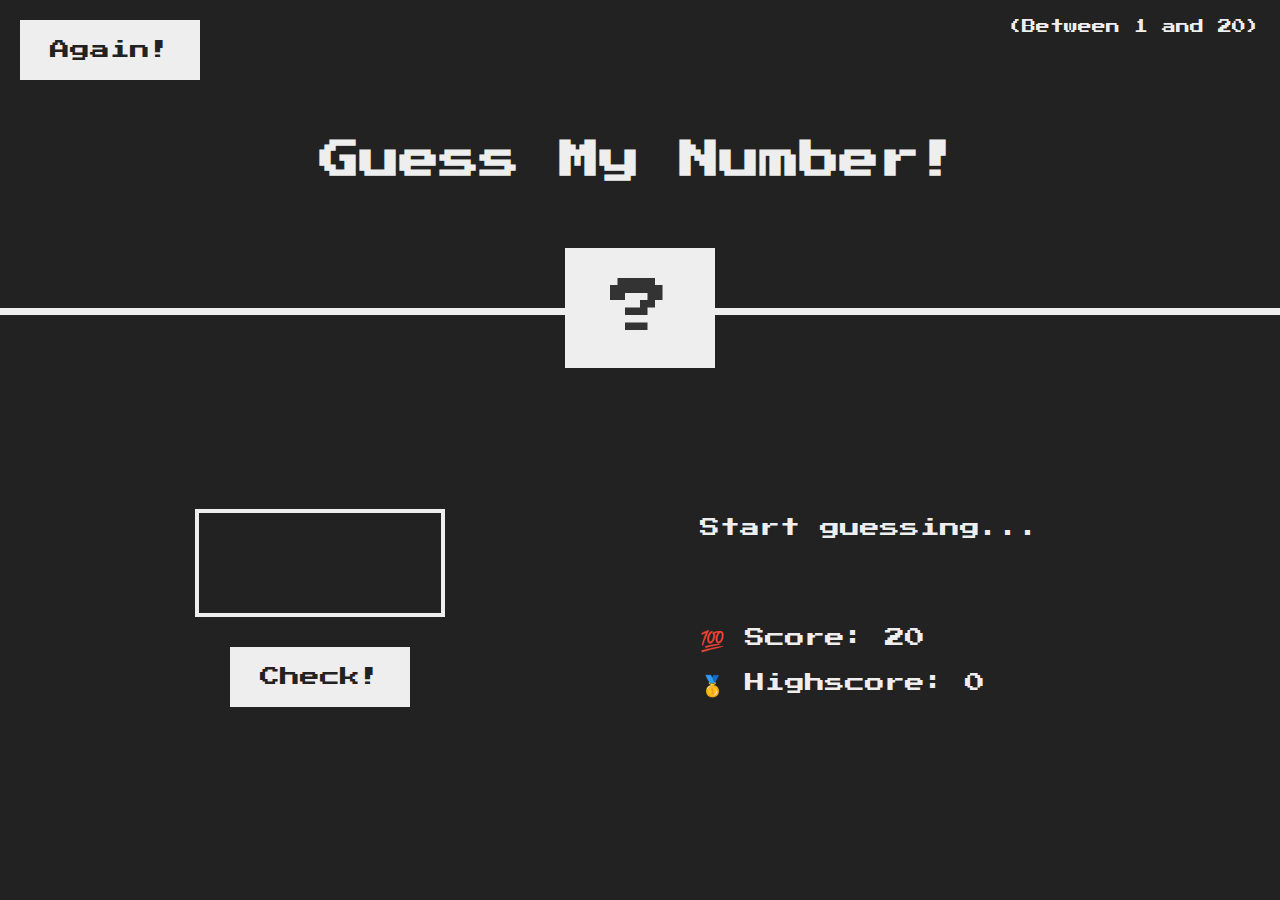
<file: #Guess My Number/index.html>
<!DOCTYPE html>
<html lang="en">
  <head>
    <meta charset="UTF-8" />
    <meta name="viewport" content="width=device-width, initial-scale=1.0" />
    <meta http-equiv="X-UA-Compatible" content="ie=edge" />
    <link rel="stylesheet" href="style.css" />
    <title>Guess My Number!</title>
  </head>
  <body>
    <header>
      <h1>Guess My Number!</h1>
      <p class="between">(Between 1 and 20)</p>
      <button class="btn again">Again!</button>
      <div class="number">?</div>
    </header>
    <main>
      <section class="left">
        <input type="number" class="guess" />
        <button class="btn check">Check!</button>
      </section>
      <section class="right">
        <p class="message">Start guessing...</p>
        <p class="label-score">💯 Score: <span class="score">20</span></p>
        <p class="label-highscore">
          🥇 Highscore: <span class="highscore">0</span>
        </p>
      </section>
    </main>
    <script src="script.js"></script>
  </body>
</html>
</file>
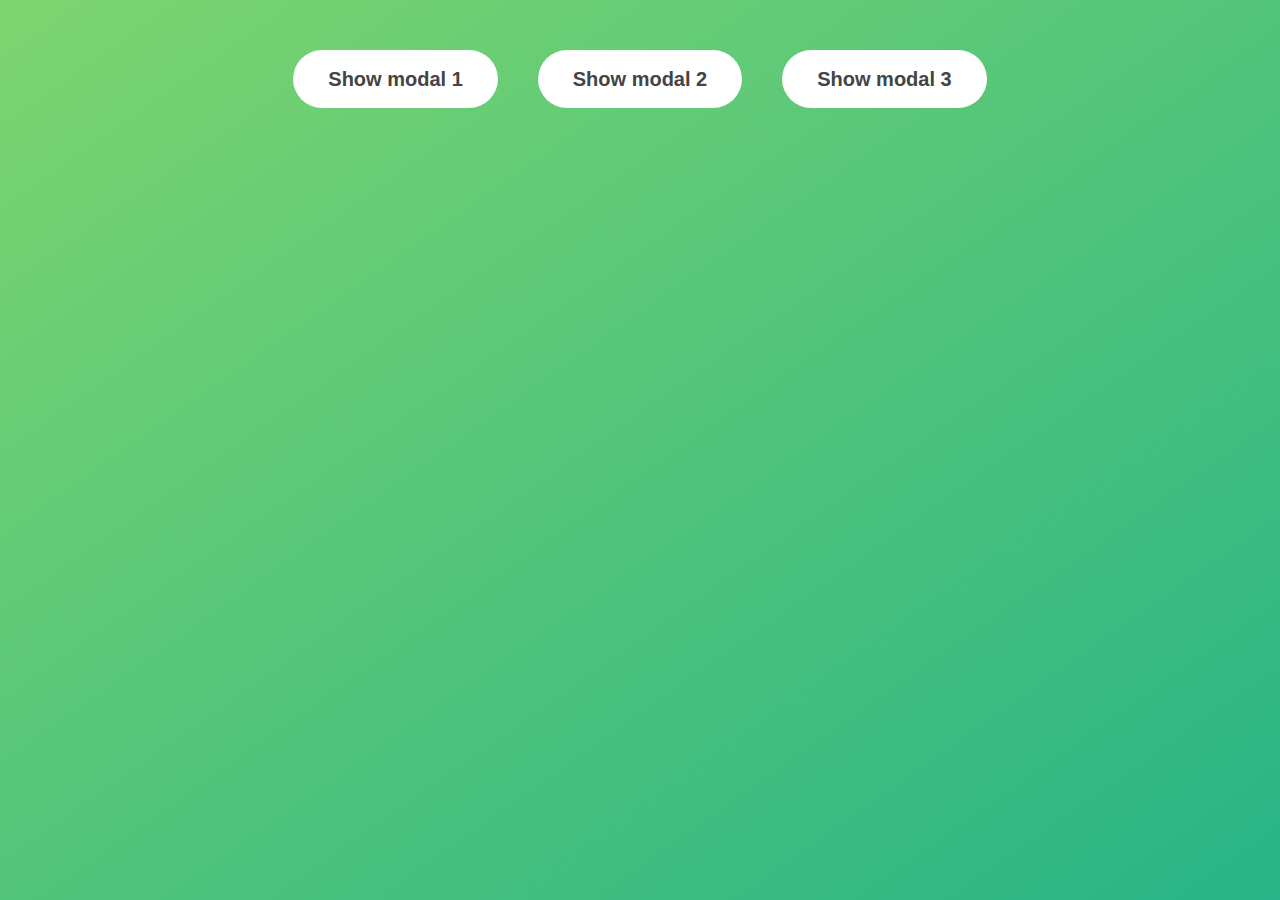
<file: #Modal/index.html>
<!DOCTYPE html>
<html lang="en">
  <head>
    <meta charset="UTF-8" />
    <meta name="viewport" content="width=device-width, initial-scale=1.0" />
    <meta http-equiv="X-UA-Compatible" content="ie=edge" />
    <link rel="stylesheet" href="style.css" />
    <title>Modal window</title>
  </head>
  <body>
    <button class="show-modal">Show modal 1</button>
    <button class="show-modal">Show modal 2</button>
    <button class="show-modal">Show modal 3</button>

    <div class="modal hidden">
      <button class="close-modal">&times;</button>
      <h1>I'm a modal window 😍</h1>
      <p>
        Lorem ipsum dolor sit amet, consectetur adipisicing elit, sed do eiusmod
        tempor incididunt ut labore et dolore magna aliqua. Ut enim ad minim
        veniam, quis nostrud exercitation ullamco laboris nisi ut aliquip ex ea
        commodo consequat. Duis aute irure dolor in reprehenderit in voluptate
        velit esse cillum dolore eu fugiat nulla pariatur. Excepteur sint
        occaecat cupidatat non proident, sunt in culpa qui officia deserunt
        mollit anim id est laborum.
      </p>
    </div>
    <div class="overlay hidden"></div>

    <script src="script.js"></script>
  </body>
</html>
</file>
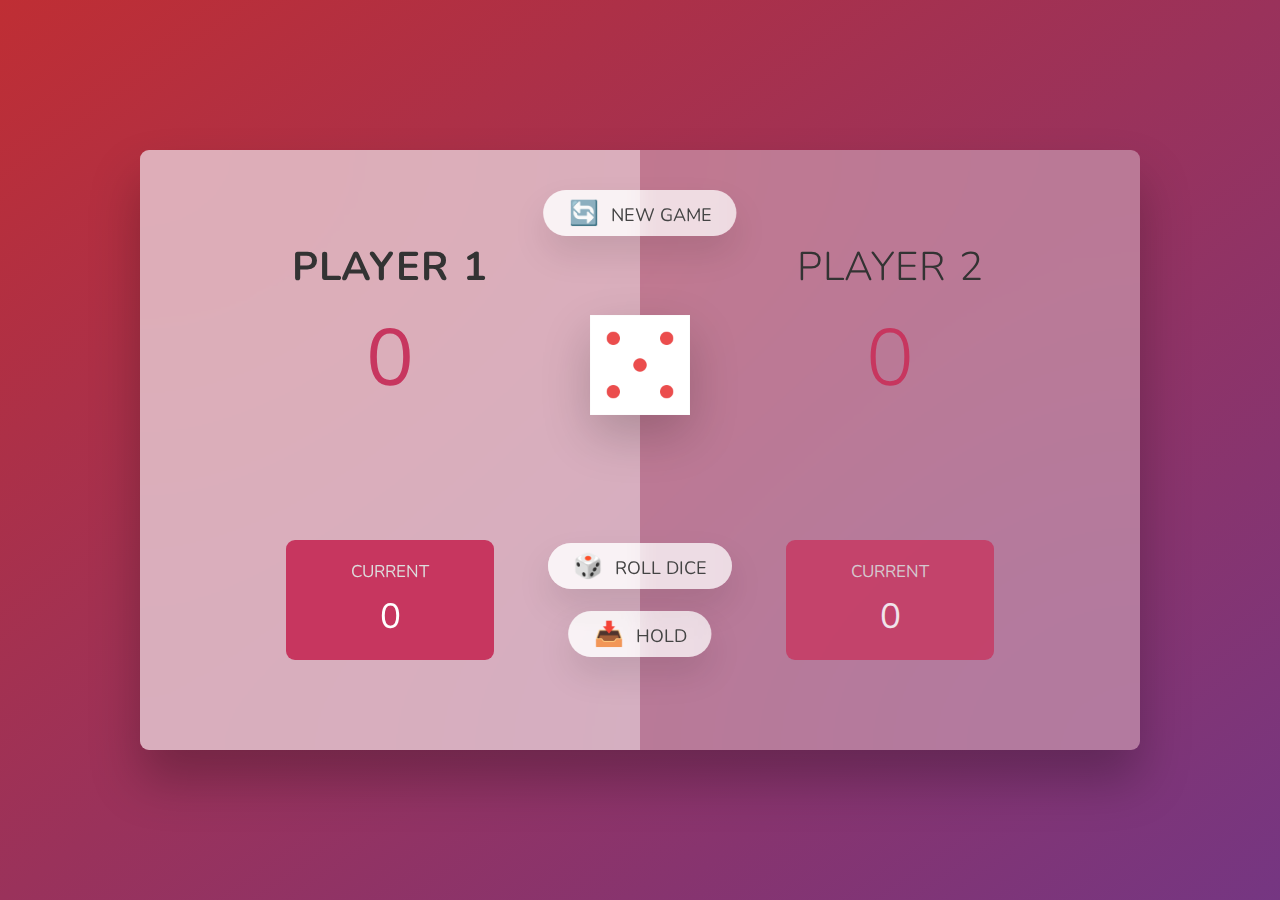
<file: #Pig Game/index.html>
<!DOCTYPE html>
<html lang="en">
  <head>
    <meta charset="UTF-8" />
    <meta name="viewport" content="width=device-width, initial-scale=1.0" />
    <meta http-equiv="X-UA-Compatible" content="ie=edge" />
    <link rel="stylesheet" href="style.css" />
    <title>Pig Game</title>
  </head>
  <body>
    <main>
      <section class="player player--0 player--active">
        <h2 class="name" id="name--0">Player 1</h2>
        <p class="score" id="score--0">0</p>
        <div class="current">
          <p class="current-label">Current</p>
          <p class="current-score" id="current--0">0</p>
        </div>
      </section>
      <section class="player player--1">
        <h2 class="name" id="name--1">Player 2</h2>
        <p class="score" id="score--1">0</p>
        <div class="current">
          <p class="current-label">Current</p>
          <p class="current-score" id="current--1">0</p>
        </div>
      </section>

      <img src="dice-5.png" alt="Playing dice" class="dice hidden" />
      <button class="btn btn--new">🔄 New game</button>
      <button class="btn btn--roll">🎲 Roll dice</button>
      <button class="btn btn--hold">📥 Hold</button>
    </main>
    <!-- <script src="script.js"></script> -->
    <script src="dry.js"></script>
  </body>
</html>
</file>
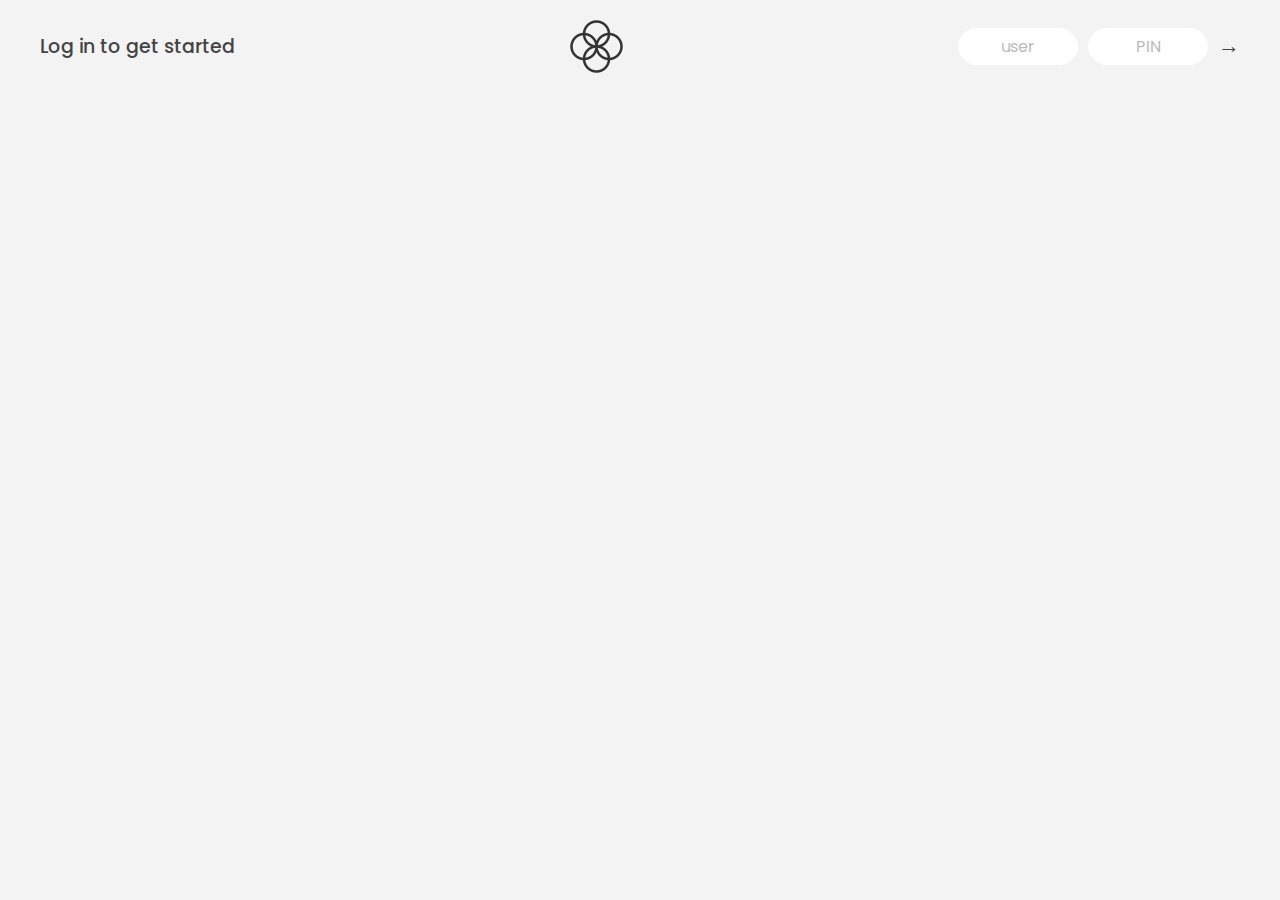
<file: Arrays_Bankist/index.html>
<!DOCTYPE html>
<html lang="en">
  <head>
    <meta charset="UTF-8" />
    <meta name="viewport" content="width=device-width, initial-scale=1.0" />
    <meta http-equiv="X-UA-Compatible" content="ie=edge" />
    <link rel="shortcut icon" type="image/png" href="/icon.png" />

    <link
      href="https://fonts.googleapis.com/css?family=Poppins:400,500,600&display=swap"
      rel="stylesheet"
    />

    <link rel="stylesheet" href="style.css" />
    <title>Bankist</title>
  </head>
  <body>
    <!-- TOP NAVIGATION -->
    <nav>
      <p class="welcome">Log in to get started</p>
      <img src="logo.png" alt="Logo" class="logo" />
      <form class="login">
        <input
          type="text"
          placeholder="user"
          class="login__input login__input--user"
        />
        <!-- In practice, use type="password" -->
        <input
          type="text"
          placeholder="PIN"
          maxlength="4"
          class="login__input login__input--pin"
        />
        <button class="login__btn">&rarr;</button>
      </form>
    </nav>

    <main class="app">
      <!-- BALANCE -->
      <div class="balance">
        <div>
          <p class="balance__label">Current balance</p>
          <p class="balance__date">
            As of <span class="date">05/03/2037</span>
          </p>
        </div>
        <p class="balance__value">0000€</p>
      </div>

      <!-- MOVEMENTS -->
      <div class="movements"></div>

      <!-- SUMMARY -->
      <div class="summary">
        <p class="summary__label">In</p>
        <p class="summary__value summary__value--in">0000€</p>
        <p class="summary__label">Out</p>
        <p class="summary__value summary__value--out">0000€</p>
        <p class="summary__label">Interest</p>
        <p class="summary__value summary__value--interest">0000€</p>
        <button class="btn--sort">&downarrow; SORT</button>
      </div>

      <!-- OPERATION: TRANSFERS -->
      <div class="operation operation--transfer">
        <h2>Transfer money</h2>
        <form class="form form--transfer">
          <input type="text" class="form__input form__input--to" />
          <input type="number" class="form__input form__input--amount" />
          <button class="form__btn form__btn--transfer">&rarr;</button>
          <label class="form__label">Transfer to</label>
          <label class="form__label">Amount</label>
        </form>
      </div>

      <!-- OPERATION: LOAN -->
      <div class="operation operation--loan">
        <h2>Request loan</h2>
        <form class="form form--loan">
          <input type="number" class="form__input form__input--loan-amount" />
          <button class="form__btn form__btn--loan">&rarr;</button>
          <label class="form__label form__label--loan">Amount</label>
        </form>
      </div>

      <!-- OPERATION: CLOSE -->
      <div class="operation operation--close">
        <h2>Close account</h2>
        <form class="form form--close">
          <input type="text" class="form__input form__input--user" />
          <input
            type="password"
            maxlength="6"
            class="form__input form__input--pin"
          />
          <button class="form__btn form__btn--close">&rarr;</button>
          <label class="form__label">Confirm user</label>
          <label class="form__label">Confirm PIN</label>
        </form>
      </div>

      <!-- LOGOUT TIMER -->
      <p class="logout-timer">
        You will be logged out in <span class="timer">05:00</span>
      </p>
    </main>

    <!-- <footer>
      &copy; by Jonas Schmedtmann. Don't claim as your own :)
    </footer> -->

    <script src="script.js"></script>
    <!-- <script src="app.js"></script> -->
  </body>
</html>
</file>
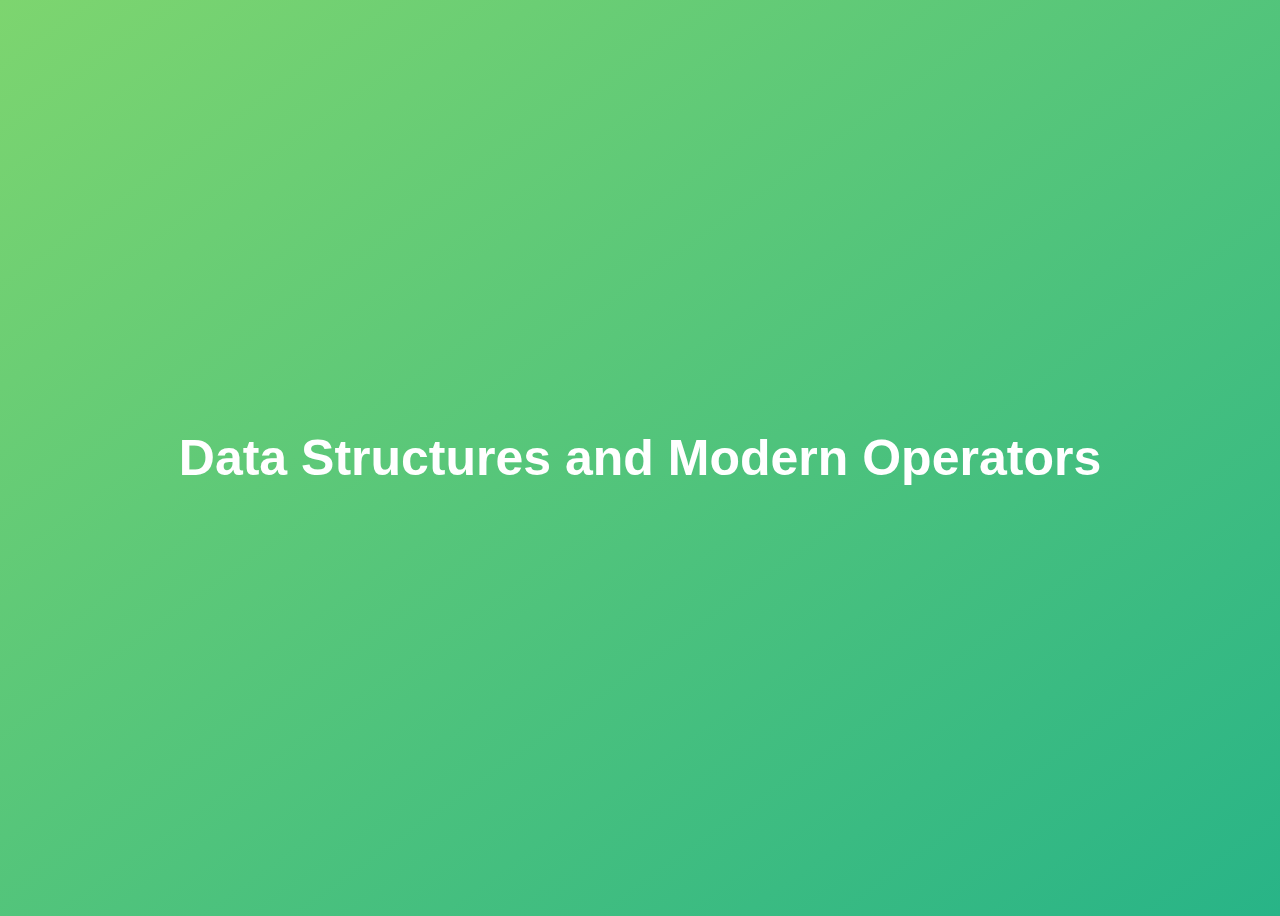
<file: DataStructers/index.html>
<!DOCTYPE html>
<html lang="en">
  <head>
    <meta charset="UTF-8" />
    <meta name="viewport" content="width=device-width, initial-scale=1.0" />
    <meta http-equiv="X-UA-Compatible" content="ie=edge" />
    <title>Data Structures and Modern Operators</title>
    <style>
      body {
        height: 100vh;
        display: flex;
        align-items: center;
        background: linear-gradient(to top left, #28b487, #7dd56f);
      }
      h1 {
        font-family: sans-serif;
        font-size: 50px;
        line-height: 1.3;
        width: 100%;
        padding: 30px;
        text-align: center;
        color: white;
      }
      button {
        width: 50px;
        height: 20px;
        margin: 10px;
      }
      textarea {
        width: 300px;
        height: 100px;
      }
    </style>
  </head>
  <body>
    <h1>Data Structures and Modern Operators</h1>
    <!-- <script src="script.js"></script> -->
    <script src="script_1.js"></script>
  </body>
</html>
</file>
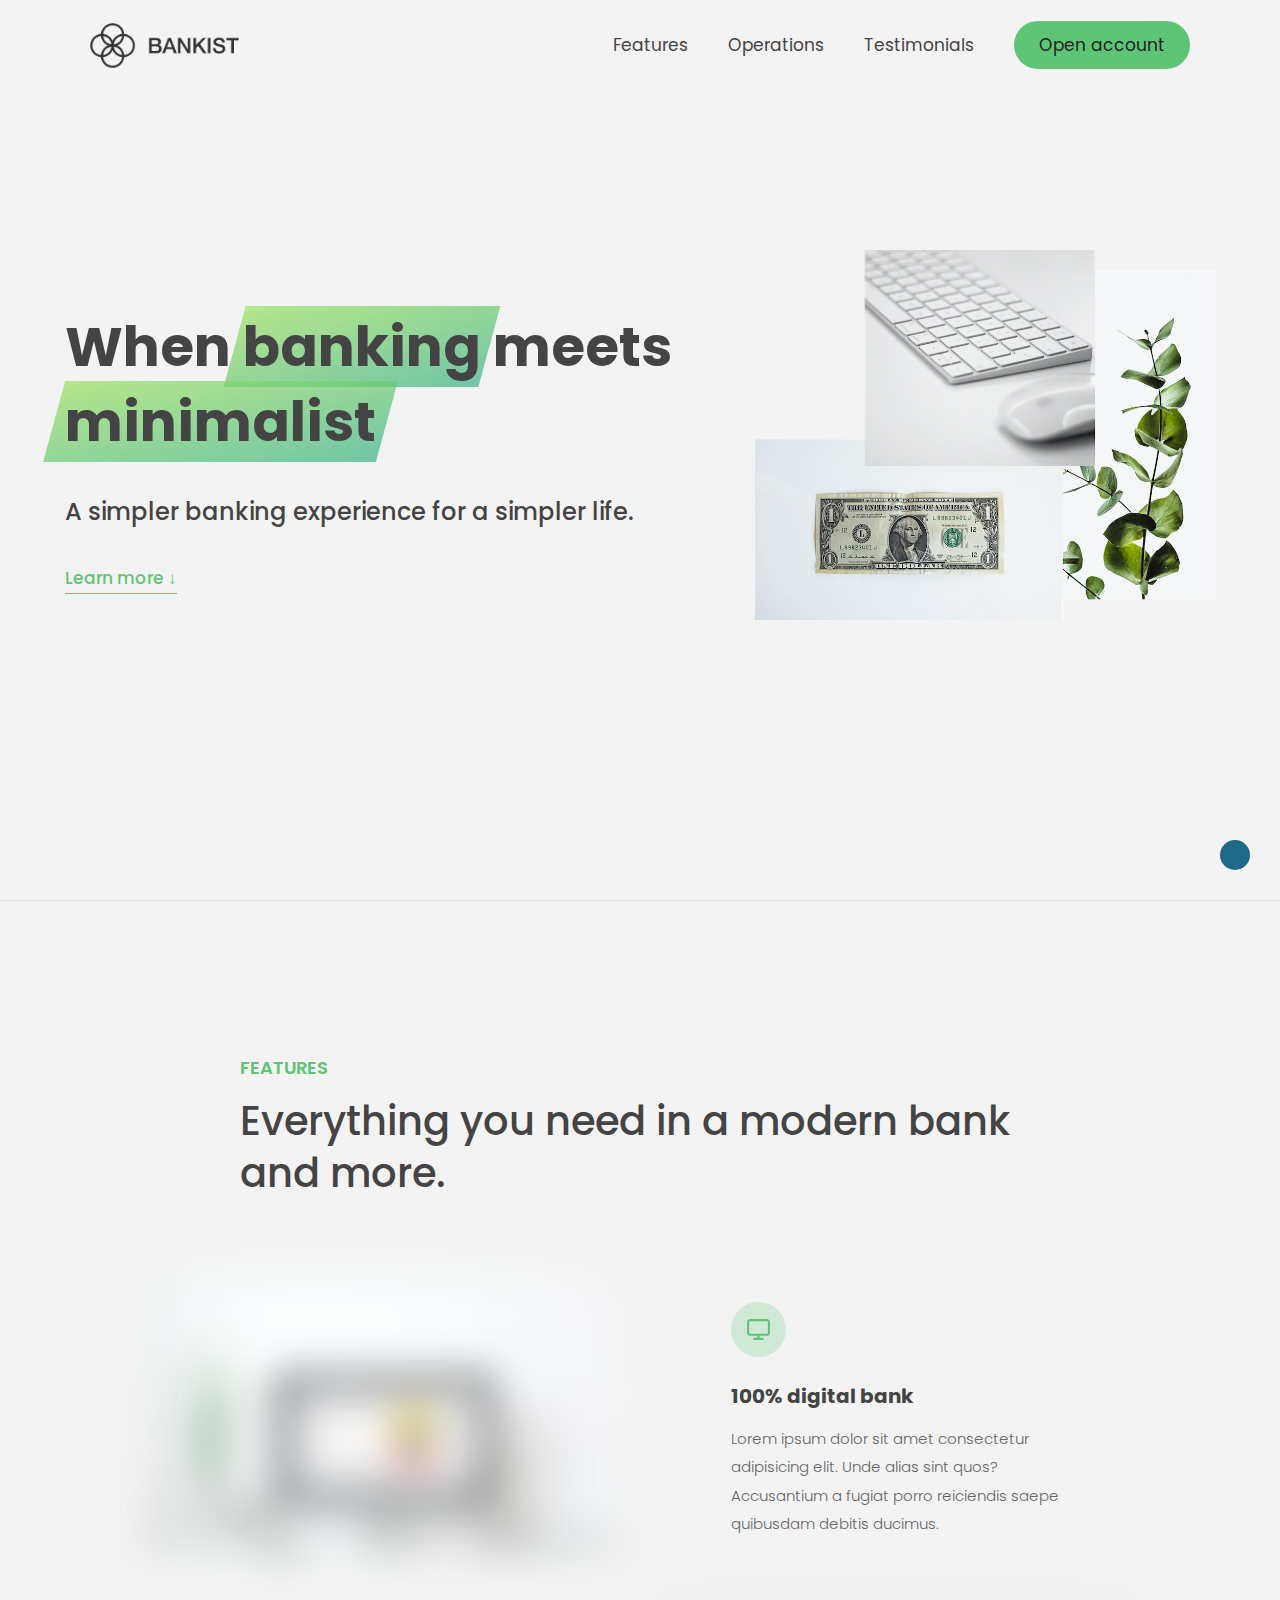
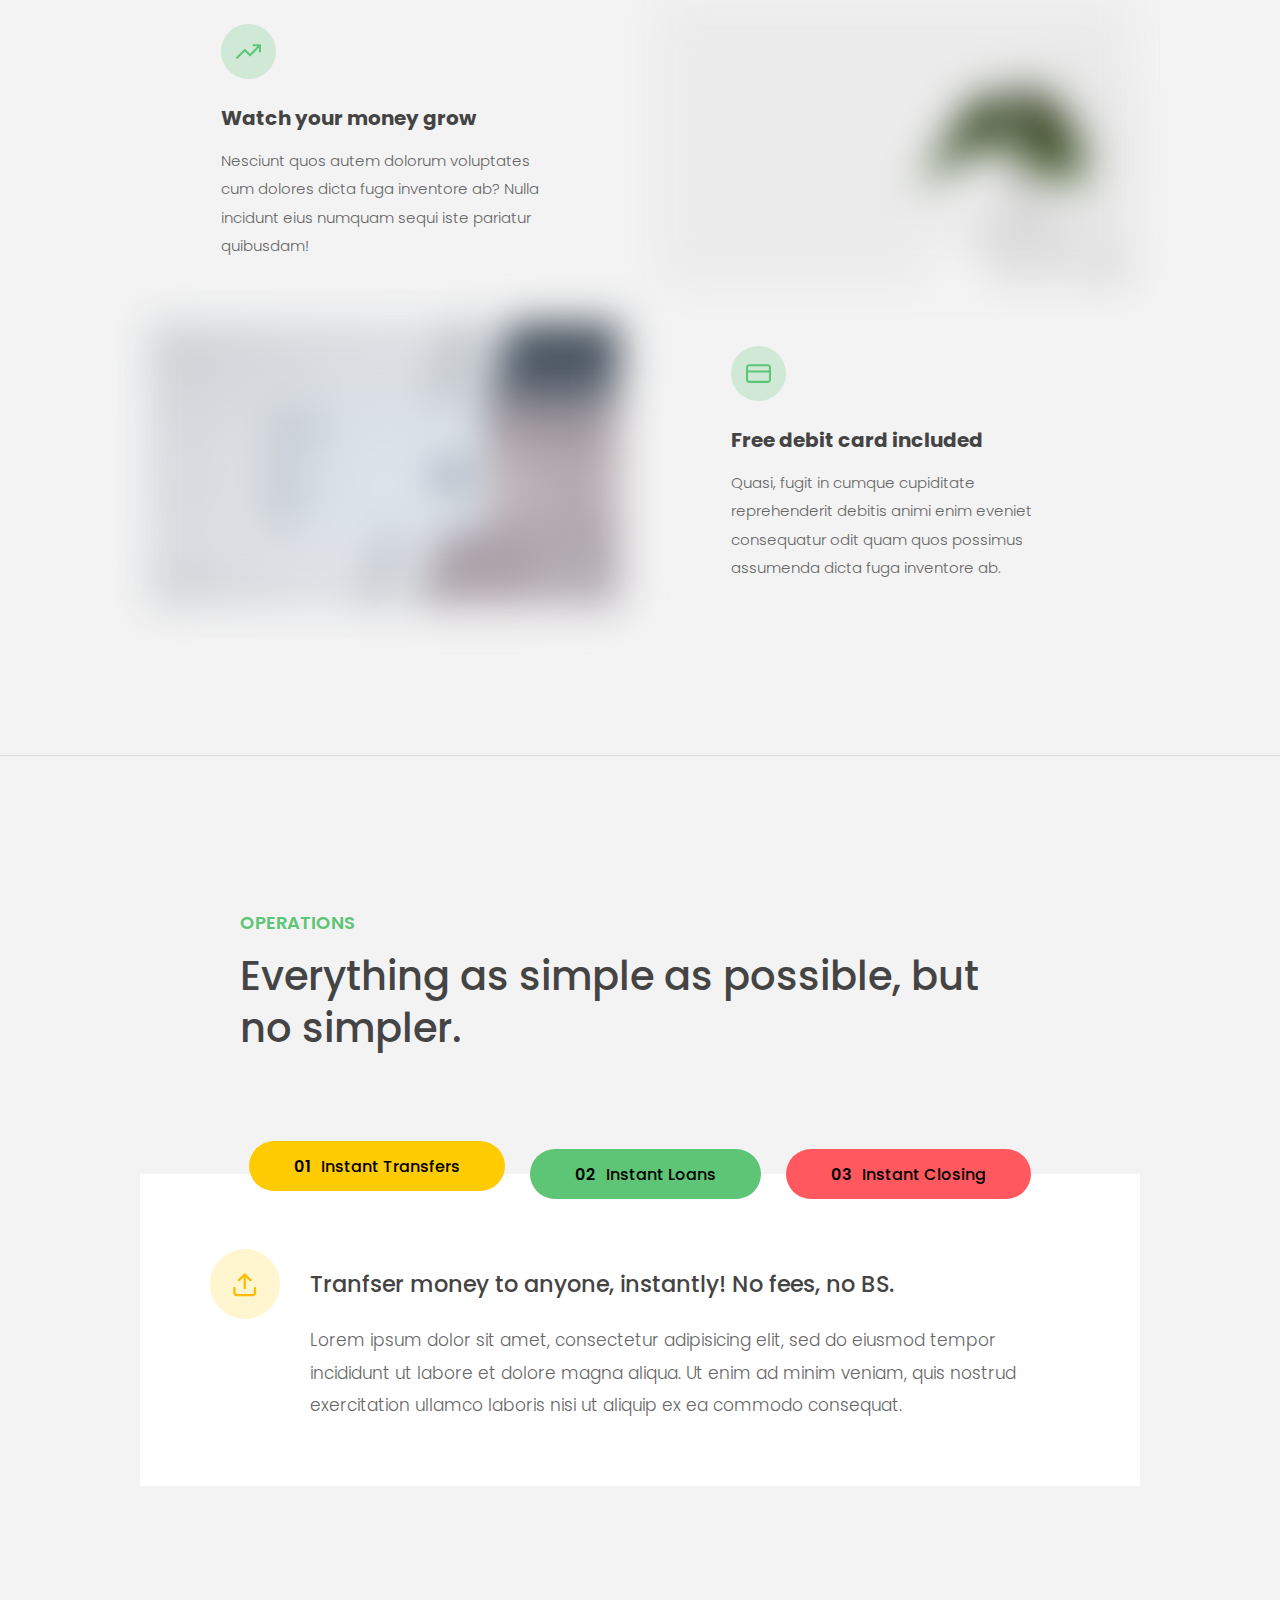
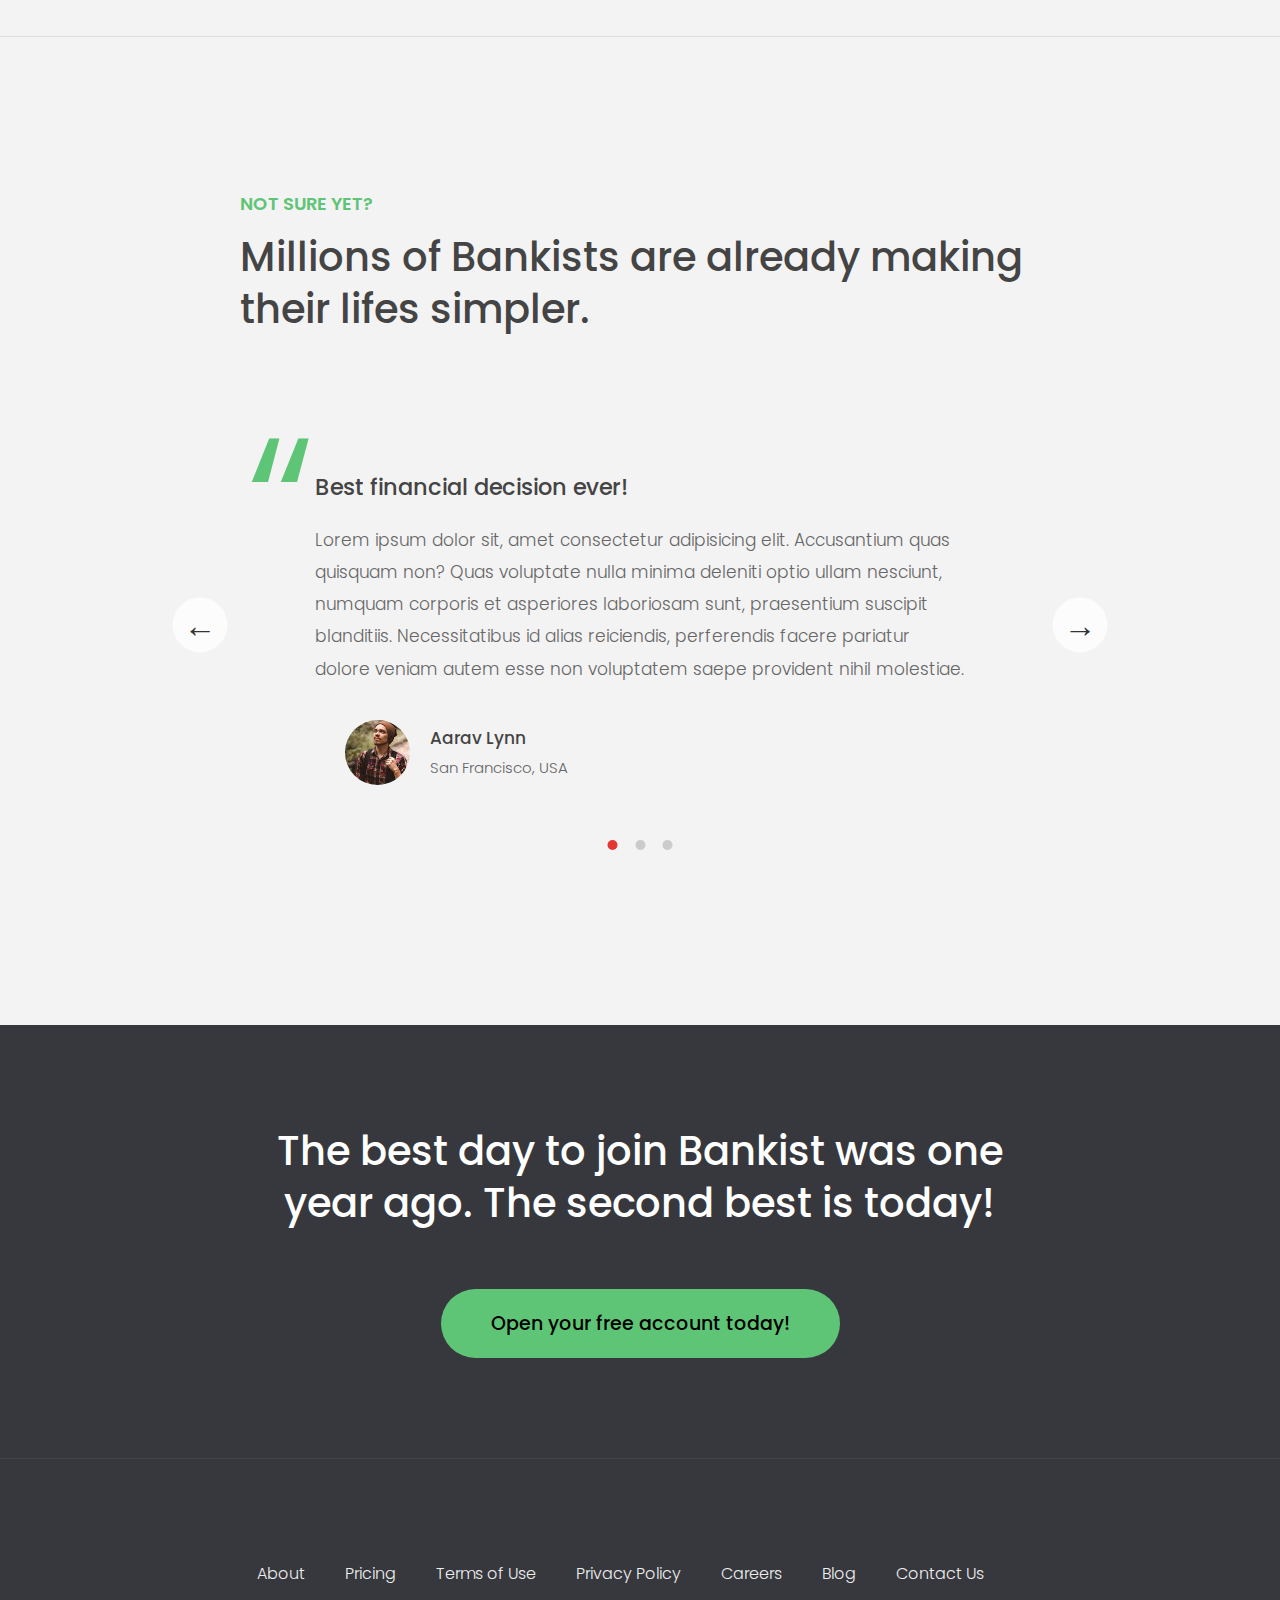
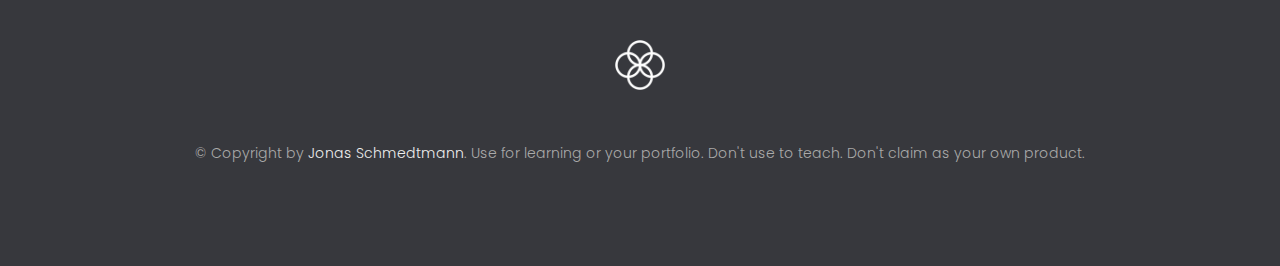
<file: DOM-Bankist/index.html>
<!DOCTYPE html>
<html lang="en">
  <head>
    <meta charset="UTF-8" />
    <meta name="viewport" content="width=device-width, initial-scale=1.0" />
    <meta http-equiv="X-UA-Compatible" content="ie=edge" />
    <link rel="shortcut icon" type="image/png" href="img/icon.png" />

    <link
      href="https://fonts.googleapis.com/css?family=Poppins:300,400,500,600&display=swap"
      rel="stylesheet"
    />
    <link
      rel="stylesheet"
      href="https://cdnjs.cloudflare.com/ajax/libs/font-awesome/6.4.0/css/all.min.css"
      integrity="sha512-iecdLmaskl7CVkqkXNQ/ZH/XLlvWZOJyj7Yy7tcenmpD1ypASozpmT/E0iPtmFIB46ZmdtAc9eNBvH0H/ZpiBw=="
      crossorigin="anonymous"
      referrerpolicy="no-referrer"
    />
    <link rel="stylesheet" href="style.css" />
    <title>Bankist | When Banking meets Minimalist</title>
  </head>
  <body>
    <header class="header">
      <nav class="nav">
        <img
          src="img/logo.png"
          alt="Bankist logo"
          class="nav__logo"
          id="logo"
          data-version-number="3.0"
        />
        <ul class="nav__links">
          <li class="nav__item">
            <a class="nav__link" href="#section--1">Features</a>
          </li>
          <li class="nav__item">
            <a class="nav__link" href="#section--2">Operations</a>
          </li>
          <li class="nav__item">
            <a class="nav__link" href="#section--3">Testimonials</a>
          </li>
          <li class="nav__item">
            <a class="nav__link nav__link--btn btn--show-modal" href="#"
              >Open account</a
            >
          </li>
        </ul>
      </nav>

      <div class="header__title">
        <h1>
          When
          <!-- Green highlight effect -->
          <span class="highlight">banking</span>
          meets<br />
          <span class="highlight">minimalist</span>
        </h1>
        <h4>A simpler banking experience for a simpler life.</h4>
        <button class="btn--text btn--scroll-to">Learn more &DownArrow;</button>
        <img
          src="img/hero.png"
          class="header__img"
          alt="Minimalist bank items"
        />
      </div>
    </header>

    <section class="section" id="section--1">
      <div class="section__title">
        <h2 class="section__description">Features</h2>
        <h3 class="section__header">
          Everything you need in a modern bank and more.
        </h3>
      </div>

      <div class="features">
        <img
          src="img/digital-lazy.jpg"
          data-src="img/digital.jpg"
          alt="Computer"
          class="features__img lazy-img"
        />
        <div class="features__feature">
          <div class="features__icon">
            <svg>
              <use xlink:href="img/icons.svg#icon-monitor"></use>
            </svg>
          </div>
          <h5 class="features__header">100% digital bank</h5>
          <p>
            Lorem ipsum dolor sit amet consectetur adipisicing elit. Unde alias
            sint quos? Accusantium a fugiat porro reiciendis saepe quibusdam
            debitis ducimus.
          </p>
        </div>

        <div class="features__feature">
          <div class="features__icon">
            <svg>
              <use xlink:href="img/icons.svg#icon-trending-up"></use>
            </svg>
          </div>
          <h5 class="features__header">Watch your money grow</h5>
          <p>
            Nesciunt quos autem dolorum voluptates cum dolores dicta fuga
            inventore ab? Nulla incidunt eius numquam sequi iste pariatur
            quibusdam!
          </p>
        </div>
        <img
          src="img/grow-lazy.jpg"
          data-src="img/grow.jpg"
          alt="Plant"
          class="features__img lazy-img"
        />

        <img
          src="img/card-lazy.jpg"
          data-src="img/card.jpg"
          alt="Credit card"
          class="features__img lazy-img"
        />
        <div class="features__feature">
          <div class="features__icon">
            <svg>
              <use xlink:href="img/icons.svg#icon-credit-card"></use>
            </svg>
          </div>
          <h5 class="features__header">Free debit card included</h5>
          <p>
            Quasi, fugit in cumque cupiditate reprehenderit debitis animi enim
            eveniet consequatur odit quam quos possimus assumenda dicta fuga
            inventore ab.
          </p>
        </div>
      </div>
    </section>

    <section class="section" id="section--2">
      <div class="section__title">
        <h2 class="section__description">Operations</h2>
        <h3 class="section__header">
          Everything as simple as possible, but no simpler.
        </h3>
      </div>

      <div class="operations">
        <div class="operations__tab-container">
          <button
            class="btn operations__tab operations__tab--1 operations__tab--active"
            data-tab="1"
          >
            <span>01</span>Instant Transfers
          </button>
          <button class="btn operations__tab operations__tab--2" data-tab="2">
            <span>02</span>Instant Loans
          </button>
          <button class="btn operations__tab operations__tab--3" data-tab="3">
            <span>03</span>Instant Closing
          </button>
        </div>
        <div
          class="operations__content operations__content--1 operations__content--active"
        >
          <div class="operations__icon operations__icon--1">
            <svg>
              <use xlink:href="img/icons.svg#icon-upload"></use>
            </svg>
          </div>
          <h5 class="operations__header">
            Tranfser money to anyone, instantly! No fees, no BS.
          </h5>
          <p>
            Lorem ipsum dolor sit amet, consectetur adipisicing elit, sed do
            eiusmod tempor incididunt ut labore et dolore magna aliqua. Ut enim
            ad minim veniam, quis nostrud exercitation ullamco laboris nisi ut
            aliquip ex ea commodo consequat.
          </p>
        </div>

        <div class="operations__content operations__content--2">
          <div class="operations__icon operations__icon--2">
            <svg>
              <use xlink:href="img/icons.svg#icon-home"></use>
            </svg>
          </div>
          <h5 class="operations__header">
            Buy a home or make your dreams come true, with instant loans.
          </h5>
          <p>
            Duis aute irure dolor in reprehenderit in voluptate velit esse
            cillum dolore eu fugiat nulla pariatur. Excepteur sint occaecat
            cupidatat non proident, sunt in culpa qui officia deserunt mollit
            anim id est laborum.
          </p>
        </div>
        <div class="operations__content operations__content--3">
          <div class="operations__icon operations__icon--3">
            <svg>
              <use xlink:href="img/icons.svg#icon-user-x"></use>
            </svg>
          </div>
          <h5 class="operations__header">
            No longer need your account? No problem! Close it instantly.
          </h5>
          <p>
            Excepteur sint occaecat cupidatat non proident, sunt in culpa qui
            officia deserunt mollit anim id est laborum. Ut enim ad minim
            veniam, quis nostrud exercitation ullamco laboris nisi ut aliquip ex
            ea commodo consequat.
          </p>
        </div>
      </div>
    </section>

    <section class="section" id="section--3">
      <div class="section__title section__title--testimonials">
        <h2 class="section__description">Not sure yet?</h2>
        <h3 class="section__header">
          Millions of Bankists are already making their lifes simpler.
        </h3>
      </div>

      <div class="slider">
        <div class="slide slide--1">
          <div class="testimonial">
            <h5 class="testimonial__header">Best financial decision ever!</h5>
            <blockquote class="testimonial__text">
              Lorem ipsum dolor sit, amet consectetur adipisicing elit.
              Accusantium quas quisquam non? Quas voluptate nulla minima
              deleniti optio ullam nesciunt, numquam corporis et asperiores
              laboriosam sunt, praesentium suscipit blanditiis. Necessitatibus
              id alias reiciendis, perferendis facere pariatur dolore veniam
              autem esse non voluptatem saepe provident nihil molestiae.
            </blockquote>
            <address class="testimonial__author">
              <img src="img/user-1.jpg" alt="" class="testimonial__photo" />
              <h6 class="testimonial__name">Aarav Lynn</h6>
              <p class="testimonial__location">San Francisco, USA</p>
            </address>
          </div>
        </div>

        <div class="slide slide--2">
          <div class="testimonial">
            <h5 class="testimonial__header">
              The last step to becoming a complete minimalist
            </h5>
            <blockquote class="testimonial__text">
              Quisquam itaque deserunt ullam, quia ea repellendus provident,
              ducimus neque ipsam modi voluptatibus doloremque, corrupti
              laborum. Incidunt numquam perferendis veritatis neque repellendus.
              Lorem, ipsum dolor sit amet consectetur adipisicing elit. Illo
              deserunt exercitationem deleniti.
            </blockquote>
            <address class="testimonial__author">
              <img src="img/user-2.jpg" alt="" class="testimonial__photo" />
              <h6 class="testimonial__name">Miyah Miles</h6>
              <p class="testimonial__location">London, UK</p>
            </address>
          </div>
        </div>

        <div class="slide slide--3">
          <div class="testimonial">
            <h5 class="testimonial__header">
              Finally free from old-school banks
            </h5>
            <blockquote class="testimonial__text">
              Debitis, nihil sit minus suscipit magni aperiam vel tenetur
              incidunt commodi architecto numquam omnis nulla autem,
              necessitatibus blanditiis modi similique quidem. Odio aliquam
              culpa dicta beatae quod maiores ipsa minus consequatur error sunt,
              deleniti saepe aliquid quos inventore sequi. Necessitatibus id
              alias reiciendis, perferendis facere.
            </blockquote>
            <address class="testimonial__author">
              <img src="img/user-3.jpg" alt="" class="testimonial__photo" />
              <h6 class="testimonial__name">Francisco Gomes</h6>
              <p class="testimonial__location">Lisbon, Portugal</p>
            </address>
          </div>
        </div>
        <!-- 
        <div class="slide"><img src="img/img-1.jpg" alt="Photo 1" /></div>
        <div class="slide"><img src="img/img-2.jpg" alt="Photo 2" /></div>
        <div class="slide"><img src="img/img-3.jpg" alt="Photo 3" /></div>
        <div class="slide"><img src="img/img-4.jpg" alt="Photo 4" /></div> -->
        <button class="slider__btn slider__btn--left">&larr;</button>
        <button class="slider__btn slider__btn--right">&rarr;</button>
        <div class="dots"></div>
      </div>
    </section>

    <section class="section section--sign-up">
      <div class="section__title">
        <h3 class="section__header">
          The best day to join Bankist was one year ago. The second best is
          today!
        </h3>
      </div>
      <button class="btn btn--show-modal">Open your free account today!</button>
    </section>

    <footer class="footer">
      <ul class="footer__nav">
        <li class="footer__item">
          <a class="footer__link" href="#">About</a>
        </li>
        <li class="footer__item">
          <a class="footer__link" href="#">Pricing</a>
        </li>
        <li class="footer__item">
          <a class="footer__link" href="#">Terms of Use</a>
        </li>
        <li class="footer__item">
          <a class="footer__link" href="#">Privacy Policy</a>
        </li>
        <li class="footer__item">
          <a class="footer__link" href="#">Careers</a>
        </li>
        <li class="footer__item">
          <a class="footer__link" href="#">Blog</a>
        </li>
        <li class="footer__item">
          <a class="footer__link" href="#">Contact Us</a>
        </li>
      </ul>
      <img src="img/icon.png" alt="Logo" class="footer__logo" />
      <p class="footer__copyright">
        &copy; Copyright by
        <a class="footer__link twitter-link" target="_blank" href="#"
          >Jonas Schmedtmann</a
        >. Use for learning or your portfolio. Don't use to teach. Don't claim
        as your own product.
      </p>
    </footer>
    <!-- https://twitter.com/jonasschmedtman -->
    <div class="modal hidden">
      <button class="btn--close-modal">&times;</button>
      <h2 class="modal__header">
        Open your bank account <br />
        in just <span class="highlight">5 minutes</span>
      </h2>
      <form class="modal__form">
        <label>First Name</label>
        <input type="text" />
        <label>Last Name</label>
        <input type="text" />
        <label>Email Address</label>
        <input type="email" />
        <button class="btn">Next step &rarr;</button>
      </form>
    </div>
    <div class="overlay hidden"></div>

    <div class="upper--icon">
      <i class="fa-solid fa-arrow-up fa-xl"></i>
    </div>

    <script src="script.js"></script>
  </body>
</html>
</file>
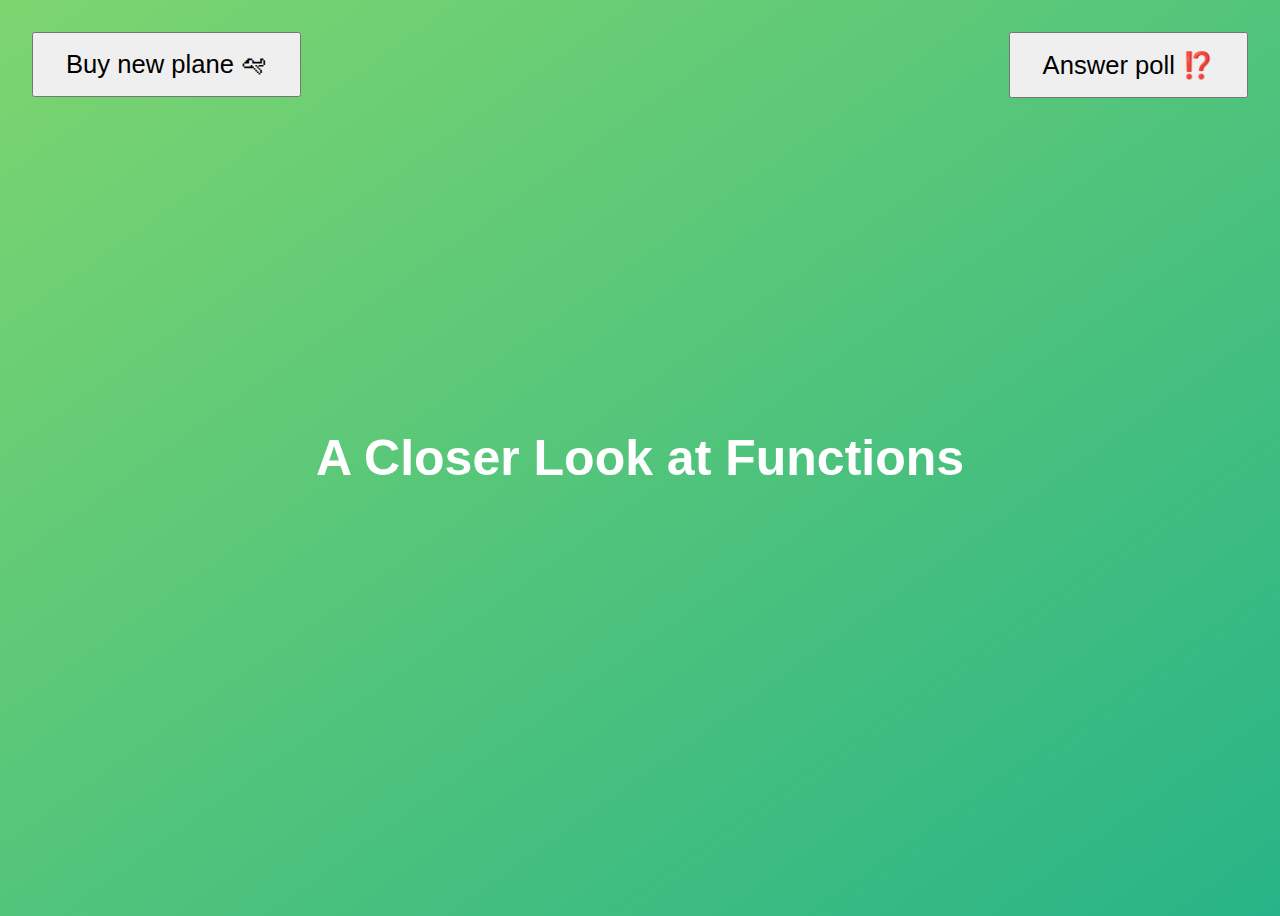
<file: Functions_/index.html>
<!DOCTYPE html>
<html lang="en">
  <head>
    <meta charset="UTF-8" />
    <meta name="viewport" content="width=device-width, initial-scale=1.0" />
    <meta http-equiv="X-UA-Compatible" content="ie=edge" />
    <title>A Closer Look at Functions</title>
    <style>
      body {
        height: 100vh;
        display: flex;
        align-items: center;
        background: linear-gradient(to top left, #28b487, #7dd56f);
      }
      h1 {
        font-family: sans-serif;
        font-size: 50px;
        line-height: 1.3;
        width: 100%;
        padding: 30px;
        text-align: center;
        color: white;
      }
      .buy,
      .poll {
        font-size: 1.6rem;
        padding: 1rem 2rem;
        position: absolute;
        top: 2rem;
      }
      .buy {
        left: 2rem;
      }
      .poll {
        right: 2rem;
      }
    </style>
  </head>
  <body>
    <h1>A Closer Look at Functions</h1>
    <button class="buy">Buy new plane 🛩</button>
    <button class="poll">Answer poll ⁉️</button>
    <script src="script.js"></script>
  </body>
</html>
</file>
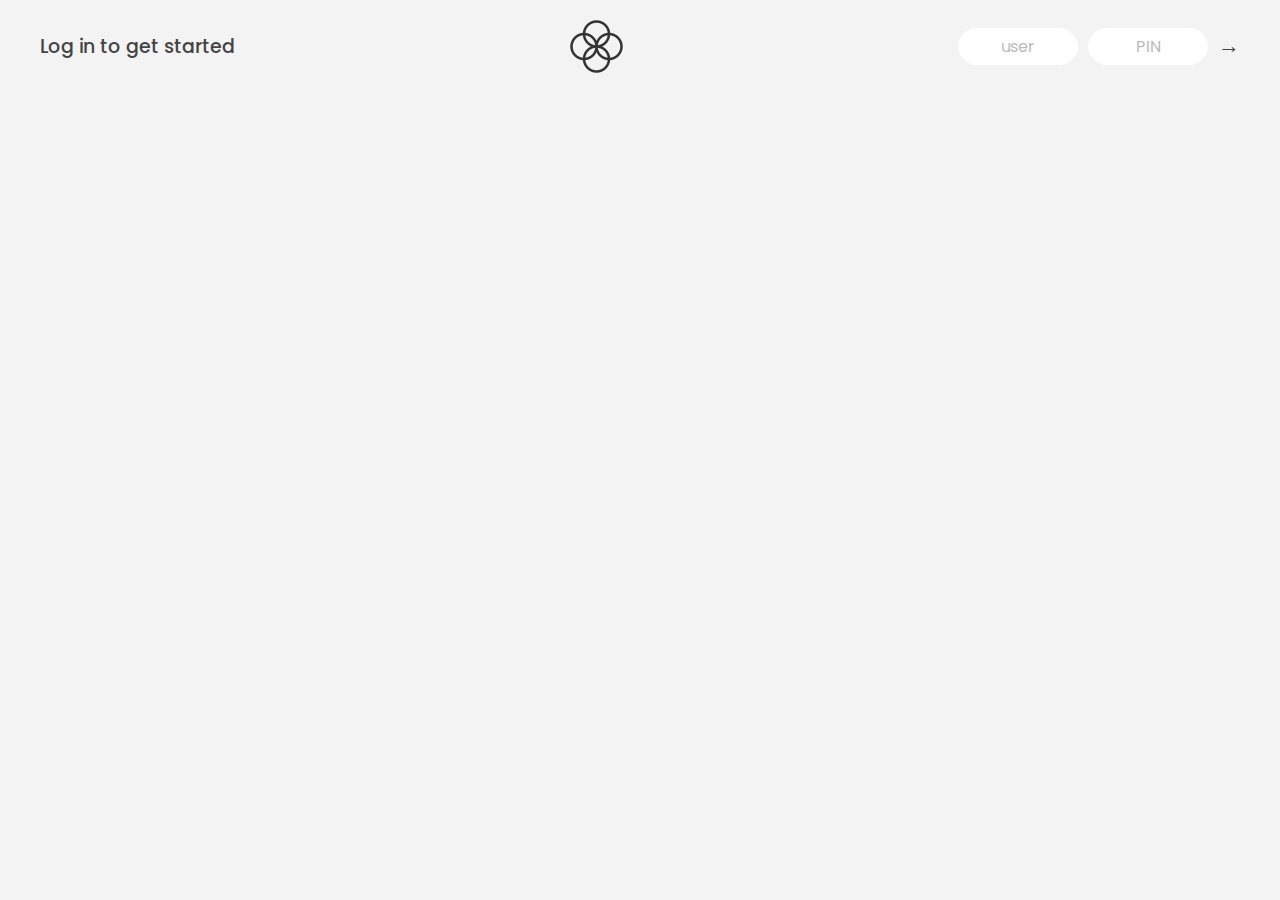
<file: Numbers-Dates-Timer/index.html>
<!DOCTYPE html>
<html lang="en">
  <head>
    <meta charset="UTF-8" />
    <meta name="viewport" content="width=device-width, initial-scale=1.0" />
    <meta http-equiv="X-UA-Compatible" content="ie=edge" />
    <link rel="shortcut icon" type="image/png" href="/icon.png" />

    <link
      href="https://fonts.googleapis.com/css?family=Poppins:400,500,600&display=swap"
      rel="stylesheet"
    />

    <link rel="stylesheet" href="style.css" />
    <title>Bankist</title>
  </head>
  <body>
    <!-- TOP NAVIGATION -->
    <nav>
      <p class="welcome">Log in to get started</p>
      <img src="logo.png" alt="Logo" class="logo" />
      <form class="login">
        <input
          type="text"
          placeholder="user"
          class="login__input login__input--user"
        />
        <!-- In practice, use type="password" -->
        <input
          type="text"
          placeholder="PIN"
          maxlength="4"
          class="login__input login__input--pin"
        />
        <button class="login__btn">&rarr;</button>
      </form>
    </nav>

    <main class="app">
      <!-- BALANCE -->
      <div class="balance">
        <div>
          <p class="balance__label">Current balance</p>
          <p class="balance__date">
            As of <span class="date">05/03/2037</span>
          </p>
        </div>
        <p class="balance__value">0000€</p>
      </div>

      <!-- MOVEMENTS -->
      <div class="movements">
        <div class="movements__row">
          <div class="movements__type movements__type--deposit">2 deposit</div>
          <div class="movements__date">3 days ago</div>
          <div class="movements__value">4 000€</div>
        </div>
        <div class="movements__row">
          <div class="movements__type movements__type--withdrawal">
            1 withdrawal
          </div>
          <div class="movements__date">24/01/2037</div>
          <div class="movements__value">-378€</div>
        </div>
      </div>

      <!-- SUMMARY -->
      <div class="summary">
        <p class="summary__label">In</p>
        <p class="summary__value summary__value--in">0000€</p>
        <p class="summary__label">Out</p>
        <p class="summary__value summary__value--out">0000€</p>
        <p class="summary__label">Interest</p>
        <p class="summary__value summary__value--interest">0000€</p>
        <button class="btn--sort">&downarrow; SORT</button>
      </div>

      <!-- OPERATION: TRANSFERS -->
      <div class="operation operation--transfer">
        <h2>Transfer money</h2>
        <form class="form form--transfer">
          <input type="text" class="form__input form__input--to" />
          <input type="number" class="form__input form__input--amount" />
          <button class="form__btn form__btn--transfer">&rarr;</button>
          <label class="form__label">Transfer to</label>
          <label class="form__label">Amount</label>
        </form>
      </div>

      <!-- OPERATION: LOAN -->
      <div class="operation operation--loan">
        <h2>Request loan</h2>
        <form class="form form--loan">
          <input type="number" class="form__input form__input--loan-amount" />
          <button class="form__btn form__btn--loan">&rarr;</button>
          <label class="form__label form__label--loan">Amount</label>
        </form>
      </div>

      <!-- OPERATION: CLOSE -->
      <div class="operation operation--close">
        <h2>Close account</h2>
        <form class="form form--close">
          <input type="text" class="form__input form__input--user" />
          <input
            type="password"
            maxlength="6"
            class="form__input form__input--pin"
          />
          <button class="form__btn form__btn--close">&rarr;</button>
          <label class="form__label">Confirm user</label>
          <label class="form__label">Confirm PIN</label>
        </form>
      </div>

      <!-- LOGOUT TIMER -->
      <p class="logout-timer">
        You will be logged out in <span class="timer">05:00</span>
      </p>
    </main>

    <!-- <footer>
      &copy; by Jonas Schmedtmann. Don't claim as your own :)
    </footer> -->

    <script src="script.js"></script>
  </body>
</html>
</file>
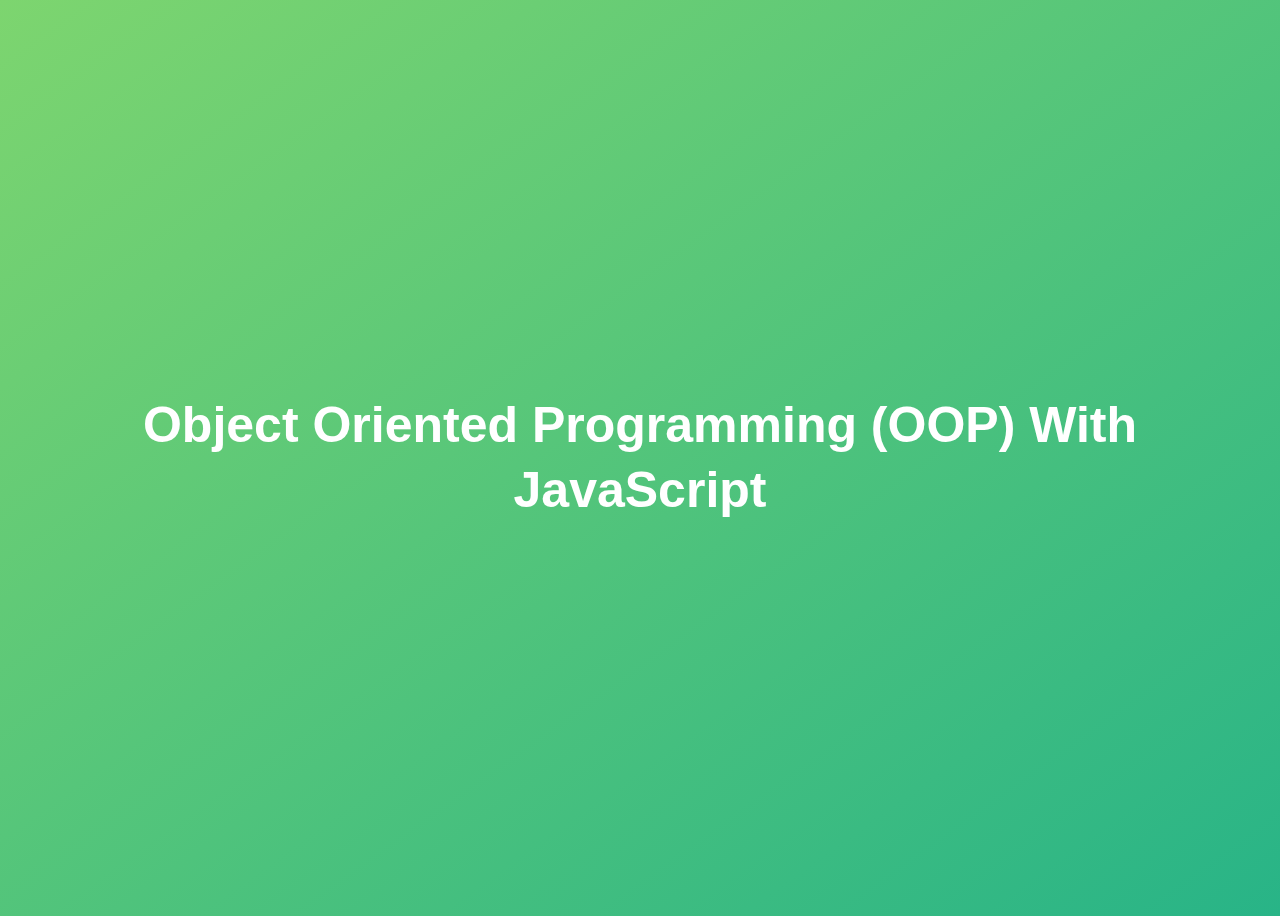
<file: OOP/index.html>
<!DOCTYPE html>
<html lang="en">
  <head>
    <meta charset="UTF-8" />
    <meta name="viewport" content="width=device-width, initial-scale=1.0" />
    <meta http-equiv="X-UA-Compatible" content="ie=edge" />
    <title>Object Oriented Programming (OOP) With JavaScript</title>
    <style>
      body {
        height: 100vh;
        display: flex;
        align-items: center;
        background: linear-gradient(to top left, #28b487, #7dd56f);
      }
      h1 {
        font-family: sans-serif;
        font-size: 50px;
        line-height: 1.3;
        width: 100%;
        padding: 30px;
        text-align: center;
        color: white;
      }
    </style>
    <script defer src="script.js"></script>
  </head>
  <body>
    <h1>Object Oriented Programming (OOP) With JavaScript</h1>
  </body>
</html>
</file>
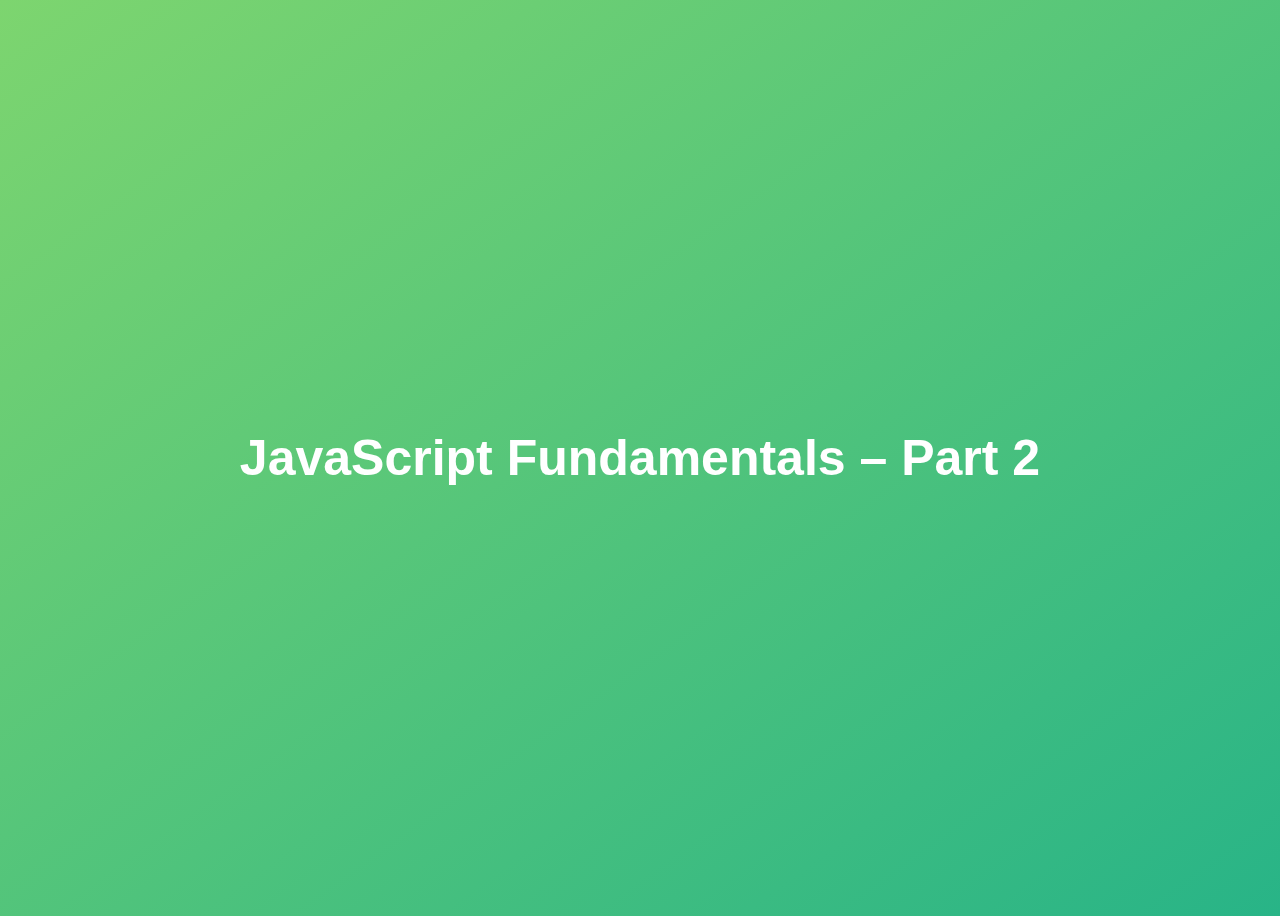
<file: Fundamental-2/Arrays/index.html>
<!DOCTYPE html>
<html lang="en">
  <head>
    <meta charset="UTF-8" />
    <meta name="viewport" content="width=device-width, initial-scale=1.0" />
    <meta http-equiv="X-UA-Compatible" content="ie=edge" />
    <title>JavaScript Fundamentals – Part 2</title>
    <style>
      body {
        height: 100vh;
        display: flex;
        align-items: center;
        background: linear-gradient(to top left, #28b487, #7dd56f);
      }
      h1 {
        font-family: sans-serif;
        font-size: 50px;
        line-height: 1.3;
        width: 100%;
        padding: 30px;
        text-align: center;
        color: white;
      }
    </style>
  </head>
  <body>
    <h1>JavaScript Fundamentals – Part 2</h1>
    <script src="script.js"></script>
    <script src="assigments.js"></script>
    <script src="new.js"></script>
  </body>
</html>
</file>
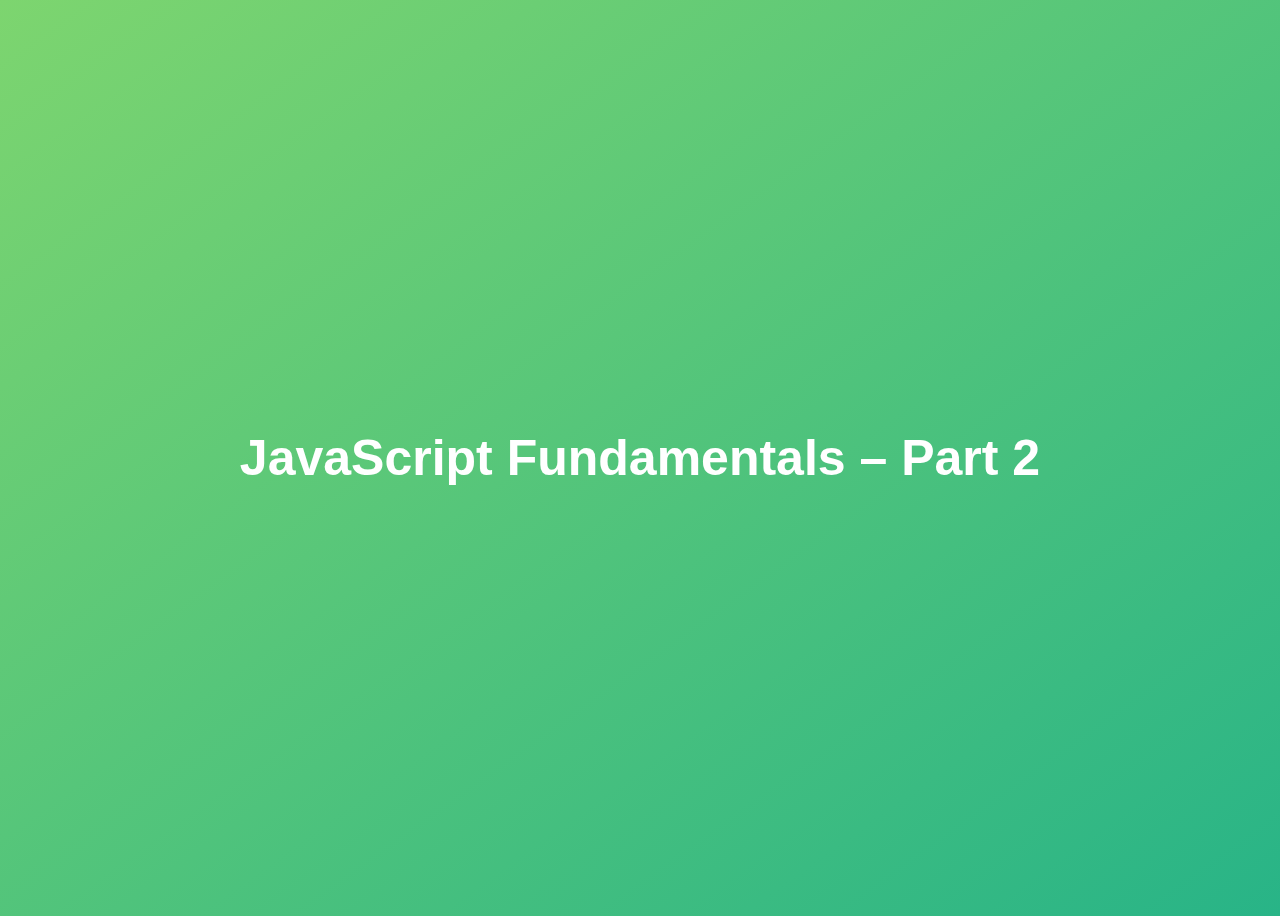
<file: Fundamental-2/Loops/index.html>
<!DOCTYPE html>
<html lang="en">
  <head>
    <meta charset="UTF-8" />
    <meta name="viewport" content="width=device-width, initial-scale=1.0" />
    <meta http-equiv="X-UA-Compatible" content="ie=edge" />
    <title>JavaScript Fundamentals – Part 2</title>
    <style>
      body {
        height: 100vh;
        display: flex;
        align-items: center;
        background: linear-gradient(to top left, #28b487, #7dd56f);
      }
      h1 {
        font-family: sans-serif;
        font-size: 50px;
        line-height: 1.3;
        width: 100%;
        padding: 30px;
        text-align: center;
        color: white;
      }
    </style>
  </head>
  <body>
    <h1>JavaScript Fundamentals – Part 2</h1>
    <!-- <script src="script.js"></script> -->
    <script src="new.js"></script>
    <script src="assigments.js"></script>
  </body>
</html>
</file>
<file: #Guess My Number/style.css>
@import url('https://fonts.googleapis.com/css?family=Press+Start+2P&display=swap');

* {
  margin: 0;
  padding: 0;
  box-sizing: inherit;
}

html {
  font-size: 62.5%;
  box-sizing: border-box;
}

body {
  font-family: 'Press Start 2P', sans-serif;
  color: #eee;
  background-color: #222;
  /* background-color: #60b347; */
}

/* LAYOUT */
header {
  position: relative;
  height: 35vh;
  border-bottom: 7px solid #eee;
}

main {
  height: 65vh;
  color: #eee;
  display: flex;
  align-items: center;
  justify-content: space-around;
}

.left {
  width: 52rem;
  display: flex;
  flex-direction: column;
  align-items: center;
}

.right {
  width: 52rem;
  font-size: 2rem;
}

/* ELEMENTS STYLE */
h1 {
  font-size: 4rem;
  text-align: center;
  position: absolute;
  width: 100%;
  top: 52%;
  left: 50%;
  transform: translate(-50%, -50%);
}

.number {
  background: #eee;
  color: #333;
  font-size: 6rem;
  width: 15rem;
  padding: 3rem 0rem;
  text-align: center;
  position: absolute;
  bottom: 0;
  left: 50%;
  transform: translate(-50%, 50%);
}

.between {
  font-size: 1.4rem;
  position: absolute;
  top: 2rem;
  right: 2rem;
}

.again {
  position: absolute;
  top: 2rem;
  left: 2rem;
}

.guess {
  background: none;
  border: 4px solid #eee;
  font-family: inherit;
  color: inherit;
  font-size: 5rem;
  padding: 2.5rem;
  width: 25rem;
  text-align: center;
  display: block;
  margin-bottom: 3rem;
}

.btn {
  border: none;
  background-color: #eee;
  color: #222;
  font-size: 2rem;
  font-family: inherit;
  padding: 2rem 3rem;
  cursor: pointer;
}

.btn:hover {
  background-color: #ccc;
}

.message {
  margin-bottom: 8rem;
  height: 3rem;
}

.label-score {
  margin-bottom: 2rem;
}
</file>
<file: #Modal/style.css>
* {
  margin: 0;
  padding: 0;
  box-sizing: inherit;
}

html {
  font-size: 62.5%;
  box-sizing: border-box;
}

body {
  font-family: sans-serif;
  color: #333;
  line-height: 1.5;
  height: 100vh;
  position: relative;
  display: flex;
  align-items: flex-start;
  justify-content: center;
  background: linear-gradient(to top left, #28b487, #7dd56f);
}

.show-modal {
  font-size: 2rem;
  font-weight: 600;
  padding: 1.75rem 3.5rem;
  margin: 5rem 2rem;
  border: none;
  background-color: #fff;
  color: #444;
  border-radius: 10rem;
  cursor: pointer;
}

.close-modal {
  position: absolute;
  top: 1.2rem;
  right: 2rem;
  font-size: 5rem;
  color: #333;
  cursor: pointer;
  border: none;
  background: none;
}

h1 {
  font-size: 2.5rem;
  margin-bottom: 2rem;
}

p {
  font-size: 1.8rem;
}

/* -------------------------- */
/* CLASSES TO MAKE MODAL WORK */
.hidden {
  display: none;
}

.modal {
  position: absolute;
  top: 50%;
  left: 50%;
  transform: translate(-50%, -50%);
  width: 70%;

  background-color: white;
  padding: 6rem;
  border-radius: 5px;
  box-shadow: 0 3rem 5rem rgba(0, 0, 0, 0.3);
  z-index: 10;
}

.overlay {
  position: absolute;
  top: 0;
  left: 0;
  width: 100%;
  height: 100%;
  background-color: rgba(0, 0, 0, 0.6);
  backdrop-filter: blur(3px);
  z-index: 5;
}
</file>
<file: #Pig Game/style.css>
@import url('https://fonts.googleapis.com/css2?family=Nunito&display=swap');

* {
  margin: 0;
  padding: 0;
  box-sizing: inherit;
}

html {
  font-size: 62.5%;
  box-sizing: border-box;
}

body {
  font-family: 'Nunito', sans-serif;
  font-weight: 400;
  height: 100vh;
  color: #333;
  background-image: linear-gradient(to top left, #753682 0%, #bf2e34 100%);
  display: flex;
  align-items: center;
  justify-content: center;
}

/* LAYOUT */
main {
  position: relative;
  width: 100rem;
  height: 60rem;
  background-color: rgba(255, 255, 255, 0.35);
  backdrop-filter: blur(200px);
  filter: blur();
  box-shadow: 0 3rem 5rem rgba(0, 0, 0, 0.25);
  border-radius: 9px;
  overflow: hidden;
  display: flex;
}

.player {
  flex: 50%;
  padding: 9rem;
  display: flex;
  flex-direction: column;
  align-items: center;
  transition: all 0.75s;
}

/* ELEMENTS */
.name {
  position: relative;
  font-size: 4rem;
  text-transform: uppercase;
  letter-spacing: 1px;
  word-spacing: 2px;
  font-weight: 300;
  margin-bottom: 1rem;
}

.score {
  font-size: 8rem;
  font-weight: 300;
  color: #c7365f;
  margin-bottom: auto;
}

.player--active {
  background-color: rgba(255, 255, 255, 0.4);
}
.player--active .name {
  font-weight: 700;
}
.player--active .score {
  font-weight: 400;
}

.player--active .current {
  opacity: 1;
}

.current {
  background-color: #c7365f;
  opacity: 0.8;
  border-radius: 9px;
  color: #fff;
  width: 65%;
  padding: 2rem;
  text-align: center;
  transition: all 0.75s;
}

.current-label {
  text-transform: uppercase;
  margin-bottom: 1rem;
  font-size: 1.7rem;
  color: #ddd;
}

.current-score {
  font-size: 3.5rem;
}

/* ABSOLUTE POSITIONED ELEMENTS */
.btn {
  position: absolute;
  left: 50%;
  transform: translateX(-50%);
  color: #444;
  background: none;
  border: none;
  font-family: inherit;
  font-size: 1.8rem;
  text-transform: uppercase;
  cursor: pointer;
  font-weight: 400;
  transition: all 0.2s;

  background-color: white;
  background-color: rgba(255, 255, 255, 0.6);
  backdrop-filter: blur(10px);

  padding: 0.7rem 2.5rem;
  border-radius: 50rem;
  box-shadow: 0 1.75rem 3.5rem rgba(0, 0, 0, 0.1);
}

.btn::first-letter {
  font-size: 2.4rem;
  display: inline-block;
  margin-right: 0.7rem;
}

.btn--new {
  top: 4rem;
}
.btn--roll {
  top: 39.3rem;
}
.btn--hold {
  top: 46.1rem;
}

.btn:active {
  transform: translate(-50%, 3px);
  box-shadow: 0 1rem 2rem rgba(0, 0, 0, 0.15);
}

.btn:focus {
  outline: none;
}

.dice {
  position: absolute;
  left: 50%;
  top: 16.5rem;
  transform: translateX(-50%);
  height: 10rem;
  box-shadow: 0 2rem 5rem rgba(0, 0, 0, 0.2);
}

.player--winner {
  background-color: #2f2f2f;
}

.player--winner .name {
  font-weight: 700;
  color: #c7365f;
}
</file>
<file: Arrays_Bankist/style.css>
/*
 * Use this CSS to learn some intersting techniques,
 * in case you're wondering how I built the UI.
 * Have fun! 😁
 */

* {
  margin: 0;
  padding: 0;
  box-sizing: inherit;
}

html {
  font-size: 62.5%;
  box-sizing: border-box;
}

body {
  font-family: 'Poppins', sans-serif;
  color: #444;
  background-color: #f3f3f3;
  height: 100vh;
  padding: 2rem;
}

nav {
  display: flex;
  justify-content: space-between;
  align-items: center;
  padding: 0 2rem;
}

.welcome {
  font-size: 1.9rem;
  font-weight: 500;
}

.logo {
  height: 5.25rem;
}

.login {
  display: flex;
}

.login__input {
  border: none;
  padding: 0.5rem 2rem;
  font-size: 1.6rem;
  font-family: inherit;
  text-align: center;
  width: 12rem;
  border-radius: 10rem;
  margin-right: 1rem;
  color: inherit;
  border: 1px solid #fff;
  transition: all 0.3s;
}

.login__input:focus {
  outline: none;
  border: 1px solid #ccc;
}

.login__input::placeholder {
  color: #bbb;
}

.login__btn {
  border: none;
  background: none;
  font-size: 2.2rem;
  color: inherit;
  cursor: pointer;
  transition: all 0.3s;
}

.login__btn:hover,
.login__btn:focus,
.btn--sort:hover,
.btn--sort:focus {
  outline: none;
  color: #777;
}

/* MAIN */
.app {
  position: relative;
  max-width: 100rem;
  margin: 4rem auto;
  display: grid;
  grid-template-columns: 4fr 3fr;
  grid-template-rows: auto repeat(3, 15rem) auto;
  gap: 2rem;

  /* NOTE This creates the fade in/out anumation */
  opacity: 0;
  transition: all 1s;
}

.visible {
  opacity: 1 !important;
}

.balance {
  grid-column: 1 / span 2;
  display: flex;
  align-items: flex-end;
  justify-content: space-between;
  margin-bottom: 2rem;
}

.balance__label {
  font-size: 2.2rem;
  font-weight: 500;
  margin-bottom: -0.2rem;
}

.balance__date {
  font-size: 1.4rem;
  color: #888;
}

.balance__value {
  font-size: 4.5rem;
  font-weight: 400;
}

/* MOVEMENTS */
.movements {
  grid-row: 2 / span 3;
  background-color: #fff;
  border-radius: 1rem;
  overflow: scroll;
}

.movements__row {
  padding: 2.25rem 4rem;
  display: flex;
  align-items: center;
  border-bottom: 1px solid #eee;
}

.movements__type {
  font-size: 1.1rem;
  text-transform: uppercase;
  font-weight: 500;
  color: #fff;
  padding: 0.1rem 1rem;
  border-radius: 10rem;
  margin-right: 2rem;
}

.movements__date {
  font-size: 1.1rem;
  text-transform: uppercase;
  font-weight: 500;
  color: #666;
}

.movements__type--deposit {
  background-image: linear-gradient(to top left, #39b385, #9be15d);
}

.movements__type--withdrawal {
  background-image: linear-gradient(to top left, #e52a5a, #ff585f);
}

.movements__value {
  font-size: 1.7rem;
  margin-left: auto;
}

/* SUMMARY */
.summary {
  grid-row: 5 / 6;
  display: flex;
  align-items: baseline;
  padding: 0 0.3rem;
  margin-top: 1rem;
}

.summary__label {
  font-size: 1.2rem;
  font-weight: 500;
  text-transform: uppercase;
  margin-right: 0.8rem;
}

.summary__value {
  font-size: 2.2rem;
  margin-right: 2.5rem;
}

.summary__value--in,
.summary__value--interest {
  color: #66c873;
}

.summary__value--out {
  color: #f5465d;
}

.btn--sort {
  margin-left: auto;
  border: none;
  background: none;
  font-size: 1.3rem;
  font-weight: 500;
  cursor: pointer;
}

/* OPERATIONS */
.operation {
  border-radius: 1rem;
  padding: 3rem 4rem;
  color: #333;
}

.operation--transfer {
  background-image: linear-gradient(to top left, #ffb003, #ffcb03);
}

.operation--loan {
  background-image: linear-gradient(to top left, #39b385, #9be15d);
}

.operation--close {
  background-image: linear-gradient(to top left, #e52a5a, #ff585f);
}

h2 {
  margin-bottom: 1.5rem;
  font-size: 1.7rem;
  font-weight: 600;
  color: #333;
}

.form {
  display: grid;
  grid-template-columns: 2.5fr 2.5fr 1fr;
  grid-template-rows: auto auto;
  gap: 0.4rem 1rem;
}

/* Exceptions for interst */
.form.form--loan {
  grid-template-columns: 2.5fr 1fr 2.5fr;
}
.form__label--loan {
  grid-row: 2;
}
/* End exceptions */

.form__input {
  width: 100%;
  border: none;
  background-color: rgba(255, 255, 255, 0.4);
  font-family: inherit;
  font-size: 1.5rem;
  text-align: center;
  color: #333;
  padding: 0.3rem 1rem;
  border-radius: 0.7rem;
  transition: all 0.3s;
}

.form__input:focus {
  outline: none;
  background-color: rgba(255, 255, 255, 0.6);
}

.form__label {
  font-size: 1.3rem;
  text-align: center;
}

.form__btn {
  border: none;
  border-radius: 0.7rem;
  font-size: 1.8rem;
  background-color: #fff;
  cursor: pointer;
  transition: all 0.3s;
}

.form__btn:focus {
  outline: none;
  background-color: rgba(255, 255, 255, 0.8);
}

.logout-timer {
  padding: 0 0.3rem;
  margin-top: 1.9rem;
  text-align: right;
  font-size: 1.25rem;
}

.timer {
  font-weight: 600;
}
</file>
<file: DOM-Bankist/style.css>
/* The page is NOT responsive. You can implement responsiveness yourself if you wanna have some fun 😃 */

:root {
  --color-primary: #5ec576;
  --color-secondary: #ffcb03;
  --color-tertiary: #ff585f;
  --color-primary-darker: #4bbb7d;
  --color-secondary-darker: #ffbb00;
  --color-tertiary-darker: #fd424b;
  --color-primary-opacity: #5ec5763a;
  --color-secondary-opacity: #ffcd0331;
  --color-tertiary-opacity: #ff58602d;
  --gradient-primary: linear-gradient(to top left, #39b385, #9be15d);
  --gradient-secondary: linear-gradient(to top left, #ffb003, #ffcb03);
}

* {
  margin: 0;
  padding: 0;
  box-sizing: inherit;
}

html {
  font-size: 62.5%;
  box-sizing: border-box;
}

body {
  font-family: 'Poppins', sans-serif;
  font-weight: 300;
  color: #444;
  line-height: 1.9;
  background-color: #f3f3f3;
}

/* GENERAL ELEMENTS */
.section {
  padding: 15rem 3rem;
  border-top: 1px solid #ddd;

  transition: transform 1s, opacity 1s;
}

.section--hidden {
  opacity: 0;
  transform: translateY(8rem);
}

.section__title {
  max-width: 80rem;
  margin: 0 auto 8rem auto;
}

.section__description {
  font-size: 1.8rem;
  font-weight: 600;
  text-transform: uppercase;
  color: var(--color-primary);
  margin-bottom: 1rem;
}

.section__header {
  font-size: 4rem;
  line-height: 1.3;
  font-weight: 500;
}

.btn {
  display: inline-block;
  background-color: var(--color-primary);
  font-size: 1.6rem;
  font-family: inherit;
  font-weight: 500;
  border: none;
  padding: 1.25rem 4.5rem;
  border-radius: 10rem;
  cursor: pointer;
  transition: all 0.3s;
}

.btn:hover {
  background-color: var(--color-primary-darker);
}

.btn--text {
  display: inline-block;
  background: none;
  font-size: 1.7rem;
  font-family: inherit;
  font-weight: 500;
  color: var(--color-primary);
  border: none;
  border-bottom: 1px solid currentColor;
  padding-bottom: 2px;
  cursor: pointer;
  transition: all 0.3s;
}

p {
  color: #666;
}

/* This is BAD for accessibility! Don't do in the real world! */
button:focus {
  outline: none;
}

img {
  transition: filter 0.5s;
}

.lazy-img {
  filter: blur(20px);
}

/* NAVIGATION */
.nav {
  display: flex;
  justify-content: space-between;
  align-items: center;
  height: 9rem;
  width: 100%;
  padding: 0 6rem;
  z-index: 100;
}

/* nav and stickly class at the same time */
.nav.sticky {
  position: fixed;
  background-color: rgba(255, 255, 255, 0.95);
}

.nav__logo {
  height: 4.5rem;
  transition: all 0.3s;
}

.nav__links {
  display: flex;
  align-items: center;
  list-style: none;
}

.nav__item {
  margin-left: 4rem;
}

.nav__link:link,
.nav__link:visited {
  font-size: 1.7rem;
  font-weight: 400;
  color: inherit;
  text-decoration: none;
  display: block;
  transition: all 0.3s;
}

.nav__link--btn:link,
.nav__link--btn:visited {
  padding: 0.8rem 2.5rem;
  border-radius: 3rem;
  background-color: var(--color-primary);
  color: #222;
}

.nav__link--btn:hover,
.nav__link--btn:active {
  color: inherit;
  background-color: var(--color-primary-darker);
  color: #333;
}

/* HEADER */
.header {
  padding: 0 3rem;
  height: 100vh;
  display: flex;
  flex-direction: column;
  align-items: center;
}

.header__title {
  flex: 1;

  max-width: 115rem;
  display: grid;
  grid-template-columns: 3fr 2fr;
  row-gap: 3rem;
  align-content: center;
  justify-content: center;

  align-items: start;
  justify-items: start;
}

h1 {
  font-size: 5.5rem;
  line-height: 1.35;
}

h4 {
  font-size: 2.4rem;
  font-weight: 500;
}

.header__img {
  width: 100%;
  grid-column: 2 / 3;
  grid-row: 1 / span 4;
  transform: translateY(-6rem);
}

.highlight {
  position: relative;
}

.highlight::after {
  display: block;
  content: '';
  position: absolute;
  bottom: 0;
  left: 0;
  height: 100%;
  width: 100%;
  z-index: -1;
  opacity: 0.7;
  transform: scale(1.07, 1.05) skewX(-15deg);
  background-image: var(--gradient-primary);
}

/* FEATURES */
.features {
  display: grid;
  grid-template-columns: 1fr 1fr;
  gap: 4rem;
  margin: 0 12rem;
}

.features__img {
  width: 100%;
}

.features__feature {
  align-self: center;
  justify-self: center;
  width: 70%;
  font-size: 1.5rem;
}

.features__icon {
  display: flex;
  align-items: center;
  justify-content: center;
  background-color: var(--color-primary-opacity);
  height: 5.5rem;
  width: 5.5rem;
  border-radius: 50%;
  margin-bottom: 2rem;
}

.features__icon svg {
  height: 2.5rem;
  width: 2.5rem;
  fill: var(--color-primary);
}

.features__header {
  font-size: 2rem;
  margin-bottom: 1rem;
}

/* OPERATIONS */
.operations {
  max-width: 100rem;
  margin: 12rem auto 0 auto;

  background-color: #fff;
}

.operations__tab-container {
  display: flex;
  justify-content: center;
}

.operations__tab {
  margin-right: 2.5rem;
  transform: translateY(-50%);
}

.operations__tab span {
  margin-right: 1rem;
  font-weight: 600;
  display: inline-block;
}

.operations__tab--1 {
  background-color: var(--color-secondary);
}

.operations__tab--1:hover {
  background-color: var(--color-secondary-darker);
}

.operations__tab--3 {
  background-color: var(--color-tertiary);
  margin: 0;
}

.operations__tab--3:hover {
  background-color: var(--color-tertiary-darker);
}

.operations__tab--active {
  transform: translateY(-66%);
}

.operations__content {
  display: none;

  /* JUST PRESENTATIONAL */
  font-size: 1.7rem;
  padding: 2.5rem 7rem 6.5rem 7rem;
}

.operations__content--active {
  display: grid;
  grid-template-columns: 7rem 1fr;
  column-gap: 3rem;
  row-gap: 0.5rem;
}

.operations__header {
  font-size: 2.25rem;
  font-weight: 500;
  align-self: center;
}

.operations__icon {
  display: flex;
  align-items: center;
  justify-content: center;
  height: 7rem;
  width: 7rem;
  border-radius: 50%;
}

.operations__icon svg {
  height: 2.75rem;
  width: 2.75rem;
}

.operations__content p {
  grid-column: 2;
}

.operations__icon--1 {
  background-color: var(--color-secondary-opacity);
}
.operations__icon--2 {
  background-color: var(--color-primary-opacity);
}
.operations__icon--3 {
  background-color: var(--color-tertiary-opacity);
}
.operations__icon--1 svg {
  fill: var(--color-secondary-darker);
}
.operations__icon--2 svg {
  fill: var(--color-primary);
}
.operations__icon--3 svg {
  fill: var(--color-tertiary);
}

/* SLIDER */
.slider {
  max-width: 100rem;
  height: 50rem;
  margin: 0 auto;
  position: relative;

  /* IN THE END */
  overflow: hidden;
}

.slide {
  position: absolute;
  top: 0;
  width: 100%;
  height: 50rem;

  display: flex;
  align-items: center;
  justify-content: center;

  /* THIS creates the animation! */
  transition: transform 1s;
}

.slide > img {
  /* Only for images that have different size than slide */
  width: 100%;
  height: 100%;
  object-fit: cover;
}

.slider__btn {
  position: absolute;
  top: 50%;
  z-index: 10;

  border: none;
  background: rgba(255, 255, 255, 0.7);
  font-family: inherit;
  color: #333;
  border-radius: 50%;
  height: 5.5rem;
  width: 5.5rem;
  font-size: 3.25rem;
  cursor: pointer;
}

.slider__btn--left {
  left: 6%;
  transform: translate(-50%, -50%);
}

.slider__btn--right {
  right: 6%;
  transform: translate(50%, -50%);
}

.dots {
  position: absolute;
  bottom: 5%;
  left: 50%;
  transform: translateX(-50%);
  display: flex;
}

.dots__dot {
  border: none;
  background-color: #b9b9b9;
  opacity: 0.7;
  height: 1rem;
  width: 1rem;
  border-radius: 50%;
  margin-right: 1.75rem;
  cursor: pointer;
  transition: all 0.5s;

  /* Only necessary when overlying images */
  /* box-shadow: 0 0.6rem 1.5rem rgba(0, 0, 0, 0.7); */
}

.dots__dot:last-child {
  margin: 0;
}

.dots__dot--active {
  /* background-color: #fff; */
  background-color: #e53636;
  opacity: 1;
}

/* TESTIMONIALS */
.testimonial {
  width: 65%;
  position: relative;
}

.testimonial::before {
  content: '\201C';
  position: absolute;
  top: -5.7rem;
  left: -6.8rem;
  line-height: 1;
  font-size: 20rem;
  font-family: inherit;
  color: var(--color-primary);
  z-index: -1;
}

.testimonial__header {
  font-size: 2.25rem;
  font-weight: 500;
  margin-bottom: 1.5rem;
}

.testimonial__text {
  font-size: 1.7rem;
  margin-bottom: 3.5rem;
  color: #666;
}

.testimonial__author {
  margin-left: 3rem;
  font-style: normal;

  display: grid;
  grid-template-columns: 6.5rem 1fr;
  column-gap: 2rem;
}

.testimonial__photo {
  grid-row: 1 / span 2;
  width: 6.5rem;
  border-radius: 50%;
}

.testimonial__name {
  font-size: 1.7rem;
  font-weight: 500;
  align-self: end;
  margin: 0;
}

.testimonial__location {
  font-size: 1.5rem;
}

.section__title--testimonials {
  margin-bottom: 4rem;
}

/* SIGNUP */
.section--sign-up {
  background-color: #37383d;
  border-top: none;
  border-bottom: 1px solid #444;
  text-align: center;
  padding: 10rem 3rem;
}

.section--sign-up .section__header {
  color: #fff;
  text-align: center;
}

.section--sign-up .section__title {
  margin-bottom: 6rem;
}

.section--sign-up .btn {
  font-size: 1.9rem;
  padding: 2rem 5rem;
}

/* FOOTER */
.footer {
  padding: 10rem 3rem;
  background-color: #37383d;
}

.footer__nav {
  list-style: none;
  display: flex;
  justify-content: center;
  margin-bottom: 5rem;
}

.footer__item {
  margin-right: 4rem;
}

.footer__link {
  font-size: 1.6rem;
  color: #eee;
  text-decoration: none;
}

.footer__logo {
  height: 5rem;
  display: block;
  margin: 0 auto;
  margin-bottom: 5rem;
}

.footer__copyright {
  font-size: 1.4rem;
  color: #aaa;
  text-align: center;
}

.footer__copyright .footer__link {
  font-size: 1.4rem;
}

/* MODAL WINDOW */
.modal {
  position: fixed;
  top: 50%;
  left: 50%;
  transform: translate(-50%, -50%);
  max-width: 60rem;
  background-color: #f3f3f3;
  padding: 5rem 6rem;
  box-shadow: 0 4rem 6rem rgba(0, 0, 0, 0.3);
  z-index: 1000;
  transition: all 0.5s;
}

.overlay {
  position: fixed;
  top: 0;
  left: 0;
  width: 100%;
  height: 100%;
  background-color: rgba(0, 0, 0, 0.5);
  backdrop-filter: blur(4px);
  z-index: 100;
  transition: all 0.5s;
}

.modal__header {
  font-size: 3.25rem;
  margin-bottom: 4.5rem;
  line-height: 1.5;
}

.modal__form {
  margin: 0 3rem;
  display: grid;
  grid-template-columns: 1fr 2fr;
  align-items: center;
  gap: 2.5rem;
}

.modal__form label {
  font-size: 1.7rem;
  font-weight: 500;
}

.modal__form input {
  font-size: 1.7rem;
  padding: 1rem 1.5rem;
  border: 1px solid #ddd;
  border-radius: 0.5rem;
}

.modal__form button {
  grid-column: 1 / span 2;
  justify-self: center;
  margin-top: 1rem;
}

.btn--close-modal {
  font-family: inherit;
  color: inherit;
  position: absolute;
  top: 0.5rem;
  right: 2rem;
  font-size: 4rem;
  cursor: pointer;
  border: none;
  background: none;
}

.hidden {
  visibility: hidden;
  opacity: 0;
}

/* COOKIE MESSAGE */
.cookie-message {
  display: flex;
  align-items: center;
  justify-content: space-evenly;
  width: 100%;
  background-color: white;
  color: #bbb;
  font-size: 1.5rem;
  font-weight: 400;
}

.upper--icon {
  position: fixed;
  bottom: 0;
  right: 0;
  border-radius: 50%;
  padding: 15px;
  margin: 30px;
  z-index: 10000000;
  background-color: #1f698a;
  color: #7ee113;
}
</file>
<file: Numbers-Dates-Timer/style.css>
/*
 * Use this CSS to learn some intersting techniques,
 * in case you're wondering how I built the UI.
 * Have fun! 😁
 */

* {
  margin: 0;
  padding: 0;
  box-sizing: inherit;
}

html {
  font-size: 62.5%;
  box-sizing: border-box;
}

body {
  font-family: 'Poppins', sans-serif;
  color: #444;
  background-color: #f3f3f3;
  height: 100vh;
  padding: 2rem;
}

nav {
  display: flex;
  justify-content: space-between;
  align-items: center;
  padding: 0 2rem;
}

.welcome {
  font-size: 1.9rem;
  font-weight: 500;
}

.logo {
  height: 5.25rem;
}

.login {
  display: flex;
}

.login__input {
  border: none;
  padding: 0.5rem 2rem;
  font-size: 1.6rem;
  font-family: inherit;
  text-align: center;
  width: 12rem;
  border-radius: 10rem;
  margin-right: 1rem;
  color: inherit;
  border: 1px solid #fff;
  transition: all 0.3s;
}

.login__input:focus {
  outline: none;
  border: 1px solid #ccc;
}

.login__input::placeholder {
  color: #bbb;
}

.login__btn {
  border: none;
  background: none;
  font-size: 2.2rem;
  color: inherit;
  cursor: pointer;
  transition: all 0.3s;
}

.login__btn:hover,
.login__btn:focus,
.btn--sort:hover,
.btn--sort:focus {
  outline: none;
  color: #777;
}

/* MAIN */
.app {
  position: relative;
  max-width: 100rem;
  margin: 4rem auto;
  display: grid;
  grid-template-columns: 4fr 3fr;
  grid-template-rows: auto repeat(3, 15rem) auto;
  gap: 2rem;

  /* NOTE This creates the fade in/out anumation */
  opacity: 0;
  transition: all 1s;
}

.balance {
  grid-column: 1 / span 2;
  display: flex;
  align-items: flex-end;
  justify-content: space-between;
  margin-bottom: 2rem;
}

.balance__label {
  font-size: 2.2rem;
  font-weight: 500;
  margin-bottom: -0.2rem;
}

.balance__date {
  font-size: 1.4rem;
  color: #888;
}

.balance__value {
  font-size: 4.5rem;
  font-weight: 400;
}

/* MOVEMENTS */
.movements {
  grid-row: 2 / span 3;
  background-color: #fff;
  border-radius: 1rem;
  overflow: scroll;
}

.movements__row {
  padding: 2.25rem 4rem;
  display: flex;
  align-items: center;
  border-bottom: 1px solid #eee;
}

.movements__type {
  font-size: 1.1rem;
  text-transform: uppercase;
  font-weight: 500;
  color: #fff;
  padding: 0.1rem 1rem;
  border-radius: 10rem;
  margin-right: 2rem;
}

.movements__date {
  font-size: 1.1rem;
  text-transform: uppercase;
  font-weight: 500;
  color: #666;
}

.movements__type--deposit {
  background-image: linear-gradient(to top left, #39b385, #9be15d);
}

.movements__type--withdrawal {
  background-image: linear-gradient(to top left, #e52a5a, #ff585f);
}

.movements__value {
  font-size: 1.7rem;
  margin-left: auto;
}

/* SUMMARY */
.summary {
  grid-row: 5 / 6;
  display: flex;
  align-items: baseline;
  padding: 0 0.3rem;
  margin-top: 1rem;
}

.summary__label {
  font-size: 1.2rem;
  font-weight: 500;
  text-transform: uppercase;
  margin-right: 0.8rem;
}

.summary__value {
  font-size: 2.2rem;
  margin-right: 2.5rem;
}

.summary__value--in,
.summary__value--interest {
  color: #66c873;
}

.summary__value--out {
  color: #f5465d;
}

.btn--sort {
  margin-left: auto;
  border: none;
  background: none;
  font-size: 1.3rem;
  font-weight: 500;
  cursor: pointer;
}

/* OPERATIONS */
.operation {
  border-radius: 1rem;
  padding: 3rem 4rem;
  color: #333;
}

.operation--transfer {
  background-image: linear-gradient(to top left, #ffb003, #ffcb03);
}

.operation--loan {
  background-image: linear-gradient(to top left, #39b385, #9be15d);
}

.operation--close {
  background-image: linear-gradient(to top left, #e52a5a, #ff585f);
}

h2 {
  margin-bottom: 1.5rem;
  font-size: 1.7rem;
  font-weight: 600;
  color: #333;
}

.form {
  display: grid;
  grid-template-columns: 2.5fr 2.5fr 1fr;
  grid-template-rows: auto auto;
  gap: 0.4rem 1rem;
}

/* Exceptions for interst */
.form.form--loan {
  grid-template-columns: 2.5fr 1fr 2.5fr;
}
.form__label--loan {
  grid-row: 2;
}
/* End exceptions */

.form__input {
  width: 100%;
  border: none;
  background-color: rgba(255, 255, 255, 0.4);
  font-family: inherit;
  font-size: 1.5rem;
  text-align: center;
  color: #333;
  padding: 0.3rem 1rem;
  border-radius: 0.7rem;
  transition: all 0.3s;
}

.form__input:focus {
  outline: none;
  background-color: rgba(255, 255, 255, 0.6);
}

.form__label {
  font-size: 1.3rem;
  text-align: center;
}

.form__btn {
  border: none;
  border-radius: 0.7rem;
  font-size: 1.8rem;
  background-color: #fff;
  cursor: pointer;
  transition: all 0.3s;
}

.form__btn:focus {
  outline: none;
  background-color: rgba(255, 255, 255, 0.8);
}

.logout-timer {
  padding: 0 0.3rem;
  margin-top: 1.9rem;
  text-align: right;
  font-size: 1.25rem;
}

.timer {
  font-weight: 600;
}
</file>
